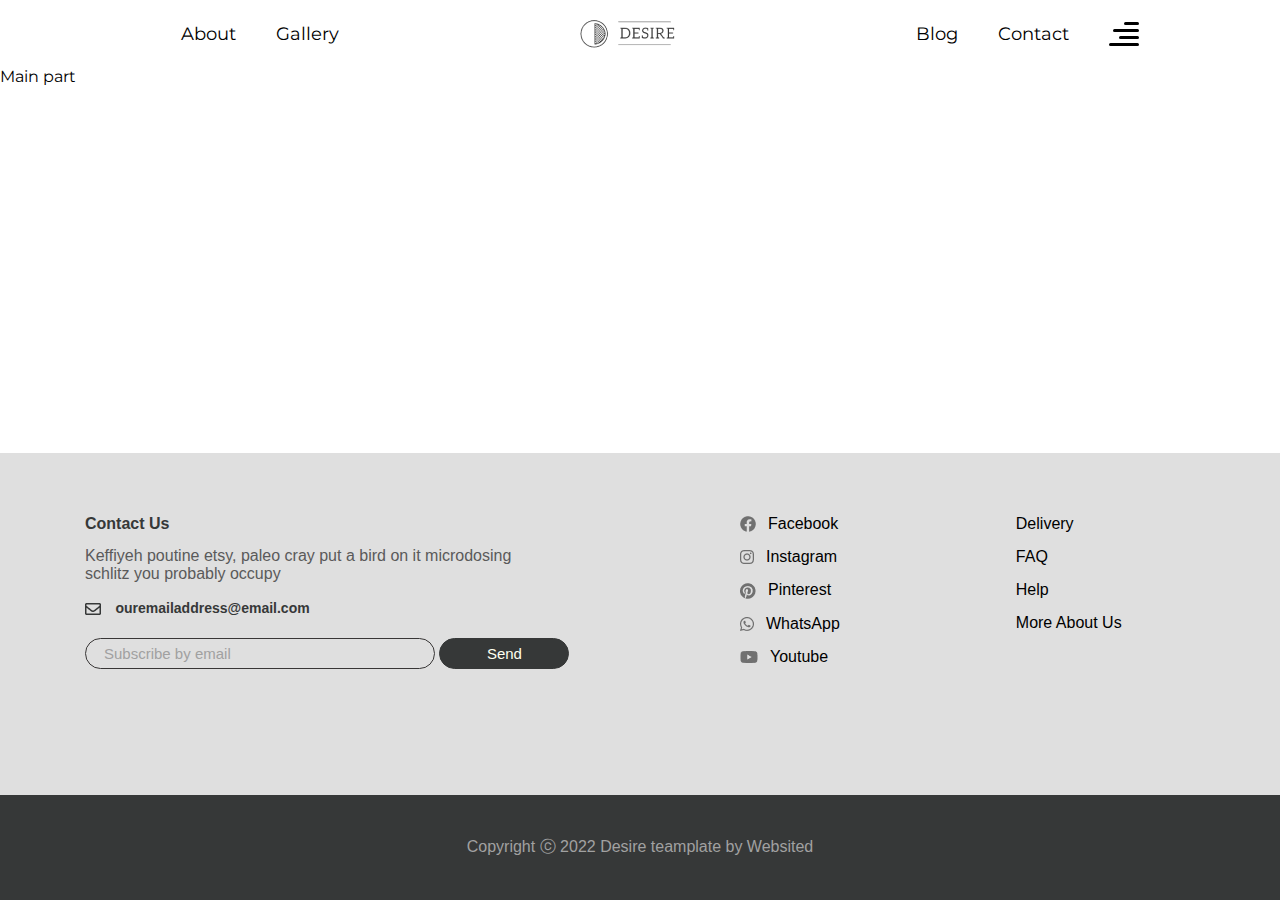
<file: footer/index.html>
<!DOCTYPE html>
<html lang="en">
	<head>
		<meta charset="UTF-8" />
		<meta name="viewport" content="width=device-width, initial-scale=1.0" />
		<title>Furniture | WebSited</title>

		<link rel="stylesheet" href="assets/css/main.css" />
		<link rel="stylesheet" href="assets/css/reset.css" />
	</head>
	<body>
		<div class="wrapper">
			<header class="header  header__wrapper">
				<nav>
					<ul>
						<li><a href="#!">About</a></li>
						<li><a href="#!">Gallery</a></li>
						<li>
							<a href="#!"><img src="assets/img/logo.png" alt="" /></a>
						</li>
						<li><a href="#!">Blog</a></li>
						<li><a href="#!">Contact</a></li>
						<li>
							<label class="burger__top">
								<span></span>
								<span></span>
								<span></span>
								<span></span>
							</label>
						</li>
					</ul>
				</nav>
			</header>
			<main class="main">Main part</main>
			<footer class="footer">
				<div class="container">
					<div class="footer__inner">
						<div class="footer__col  footer__col--first">
							<p class="footer__col__contact">Contact Us</p>
							<p class="footer__col__description">Keffiyeh poutine etsy, paleo cray put a bird on it microdosing <br> schlitz you probably occupy</p>
							<a href="">
                                <img src="assets/img/envelope.png">
                                <p class="footer__col__email" id="a" style="padding-bottom: 22px;">ouremailaddress@email.com</p>
                            </a>
							<form>
								<input type="text" placeholder="Subscribe by email" class="email_type"/>
								<input type="button" value="Send" class="email_button"/>
							</form>
						</div>
						<div class="footer__col  footer__col--second">
							<div class="footer__col__netw"><img src="assets/img/soc-img/facebook.png" class="footer__col__netw_d"/><a href="" class="footer__col__nett  facebook">Facebook</a></div>
							<div class="footer__col__netw"><img src="assets/img/soc-img/instagram.png" class="footer__col__netw_d"/><a href="" class="footer__col__nett  instagram">Instagram</a></div>
							<div class="footer__col__netw"><img src="assets/img/soc-img/Pinterest.png" class="footer__col__netw_d"/><a href="" class="footer__col__nett  pinterest">Pinterest</a></div>
							<div class="footer__col__netw"><img src="assets/img/soc-img/whatsapp.png" class="footer__col__netw_d"/><a href="" class="footer__col__nett  whatsApp">WhatsApp</a></div>
							<div class="footer__col__netw"><img src="assets/img/soc-img/youtube.png" class="footer__col__netw_d"/><a href="" class="footer__col__nett  youtube">Youtube</a></div>
						</div>
						<div class="footer__col  footer__col--third">
							<p><a href="">Delivery</a></p>
							<p><a href="">FAQ</a></p>
							<p><a href="">Help</a></p>
							<p><a href="">More About Us</a></p>
						</div>
					</div>
				</div>
				<div class="copyright">Copyright ⓒ 2022 Desire teamplate by Websited</div>
			</footer>
		</div>
		<script src="assets/js/script.js"></script>
	</body>
</html>
</file>
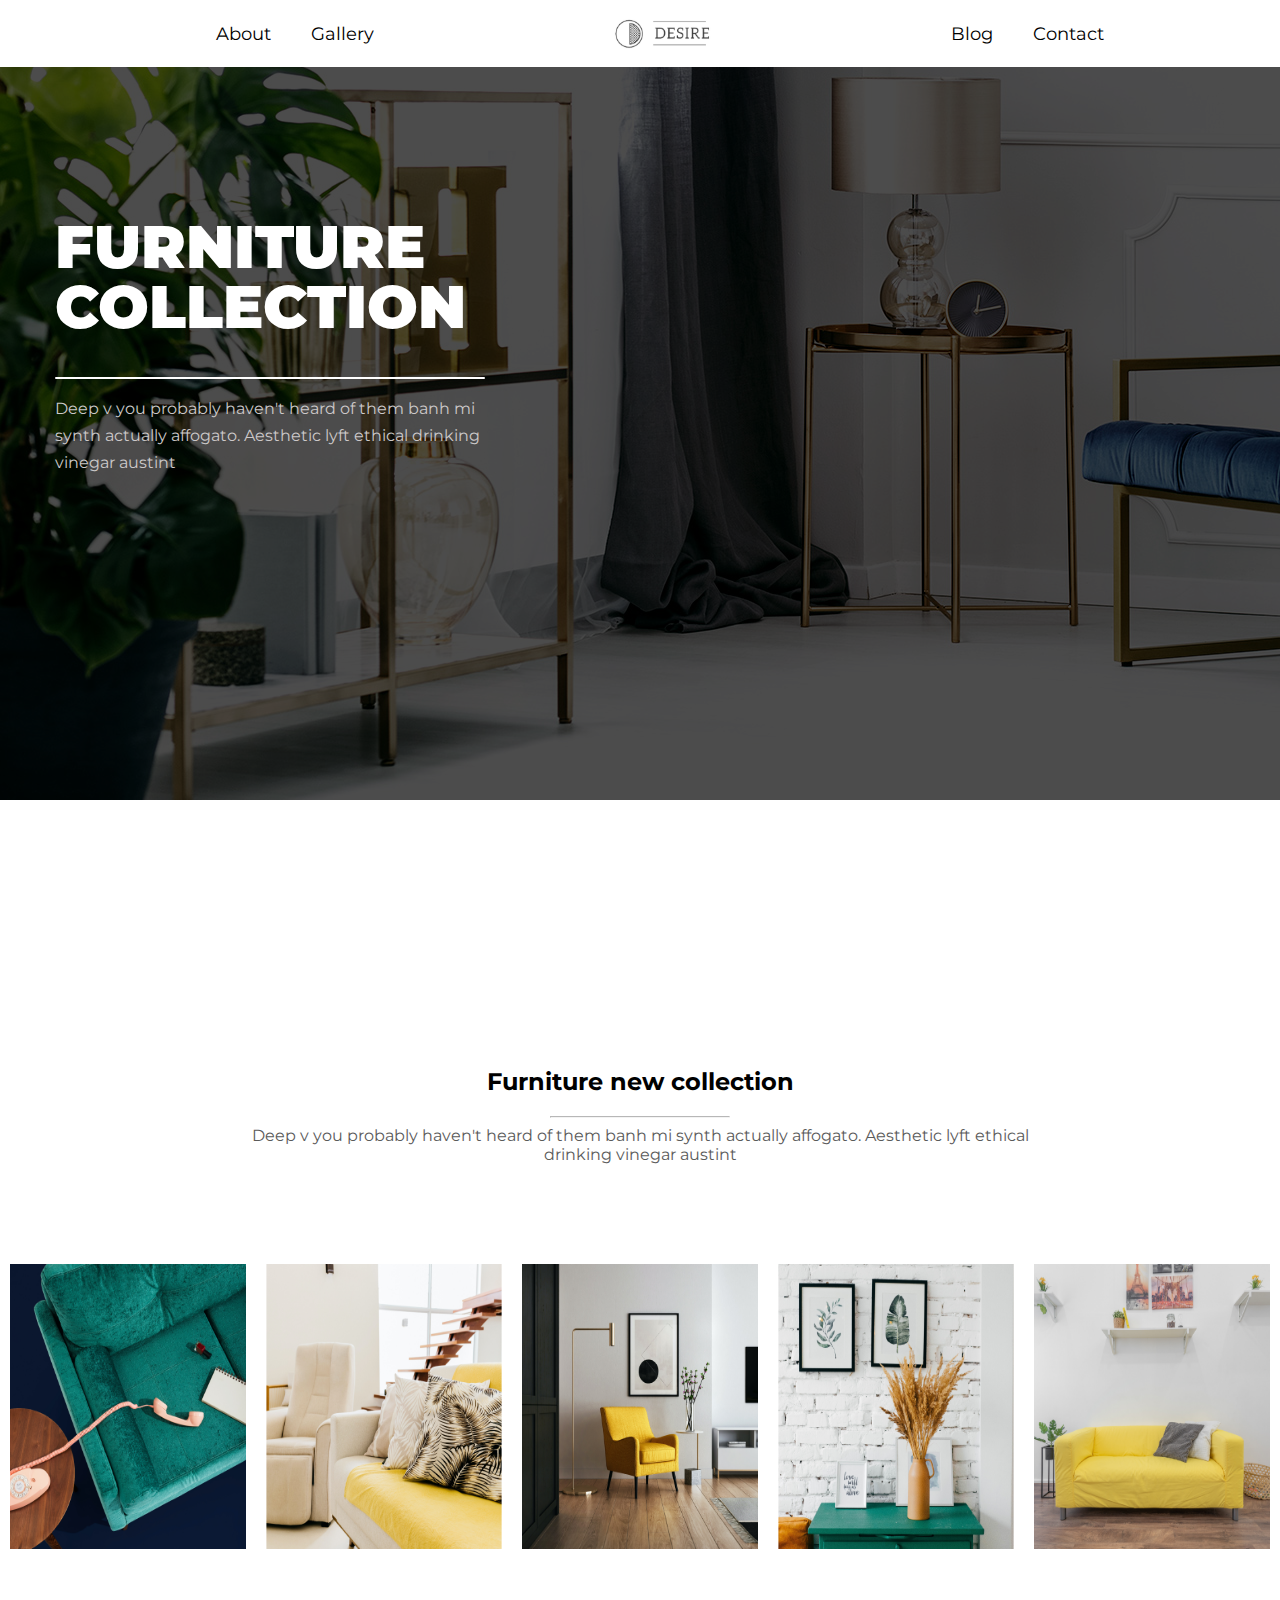
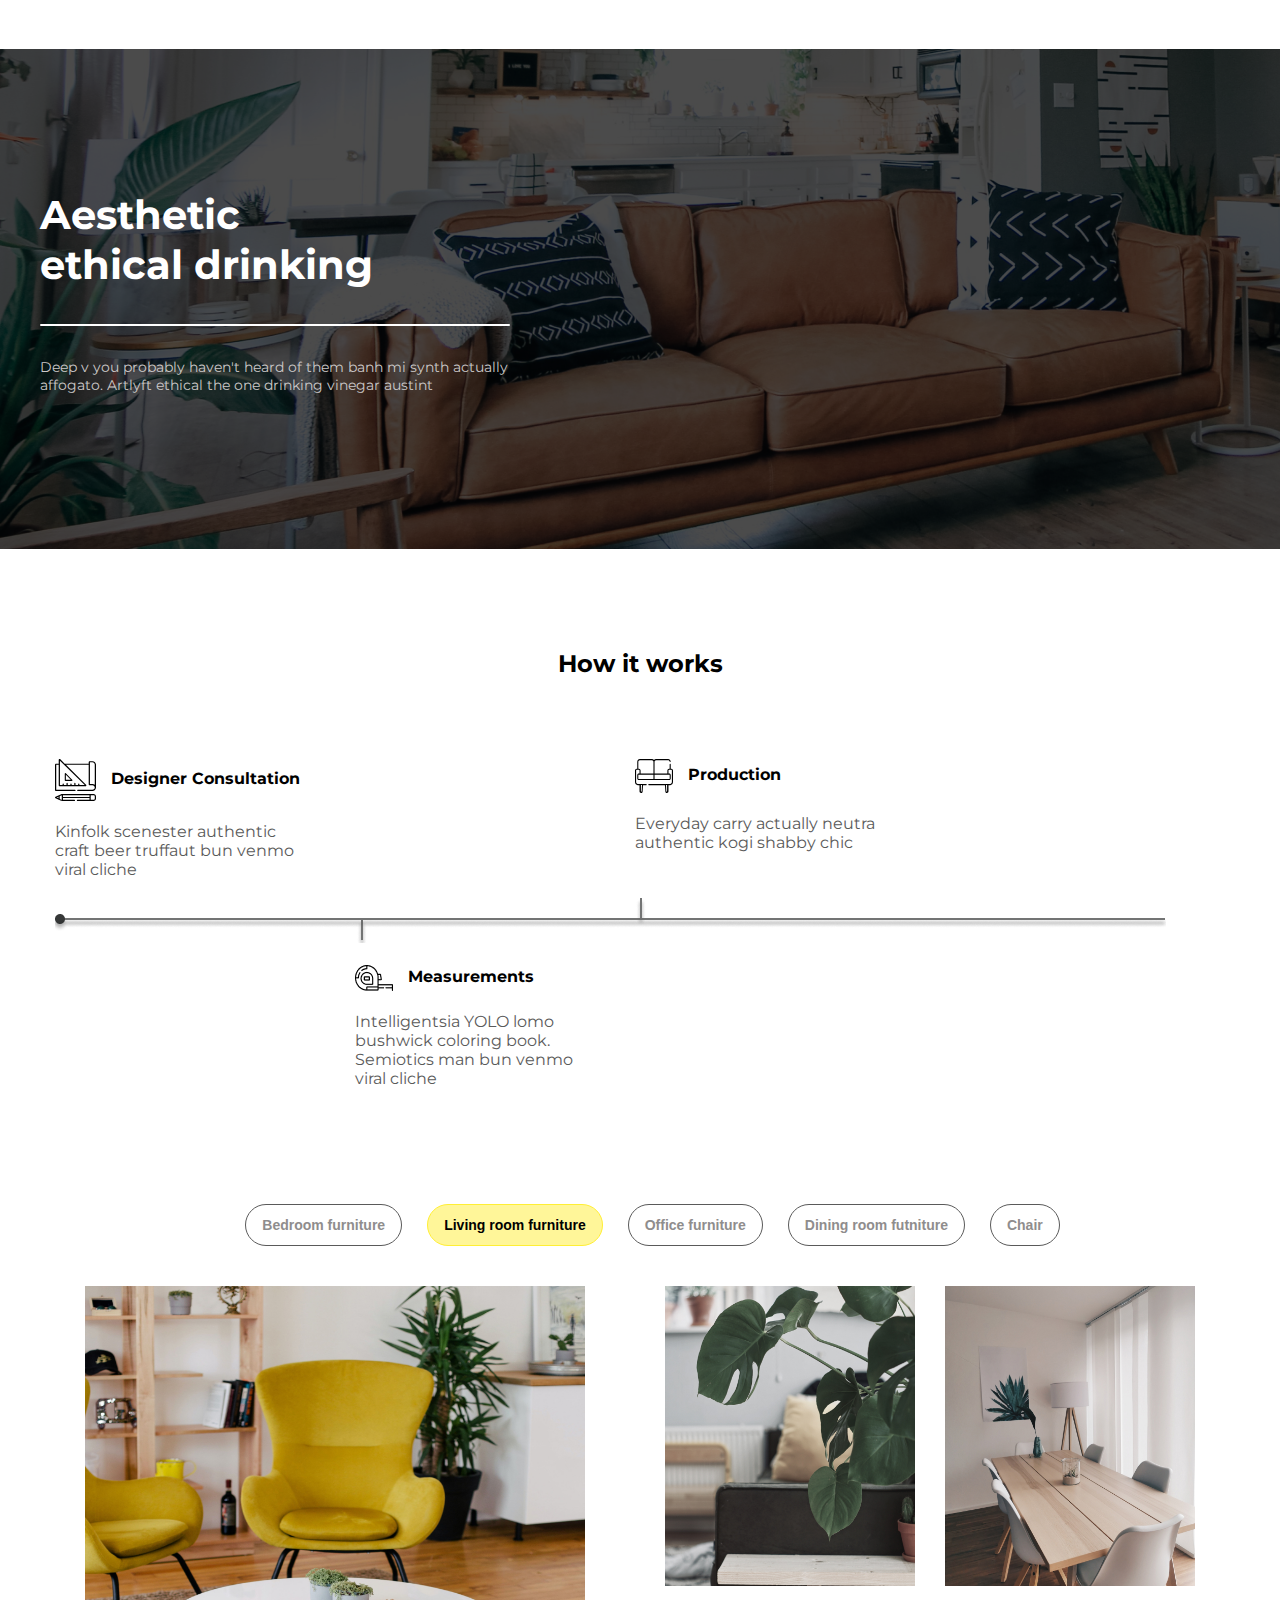
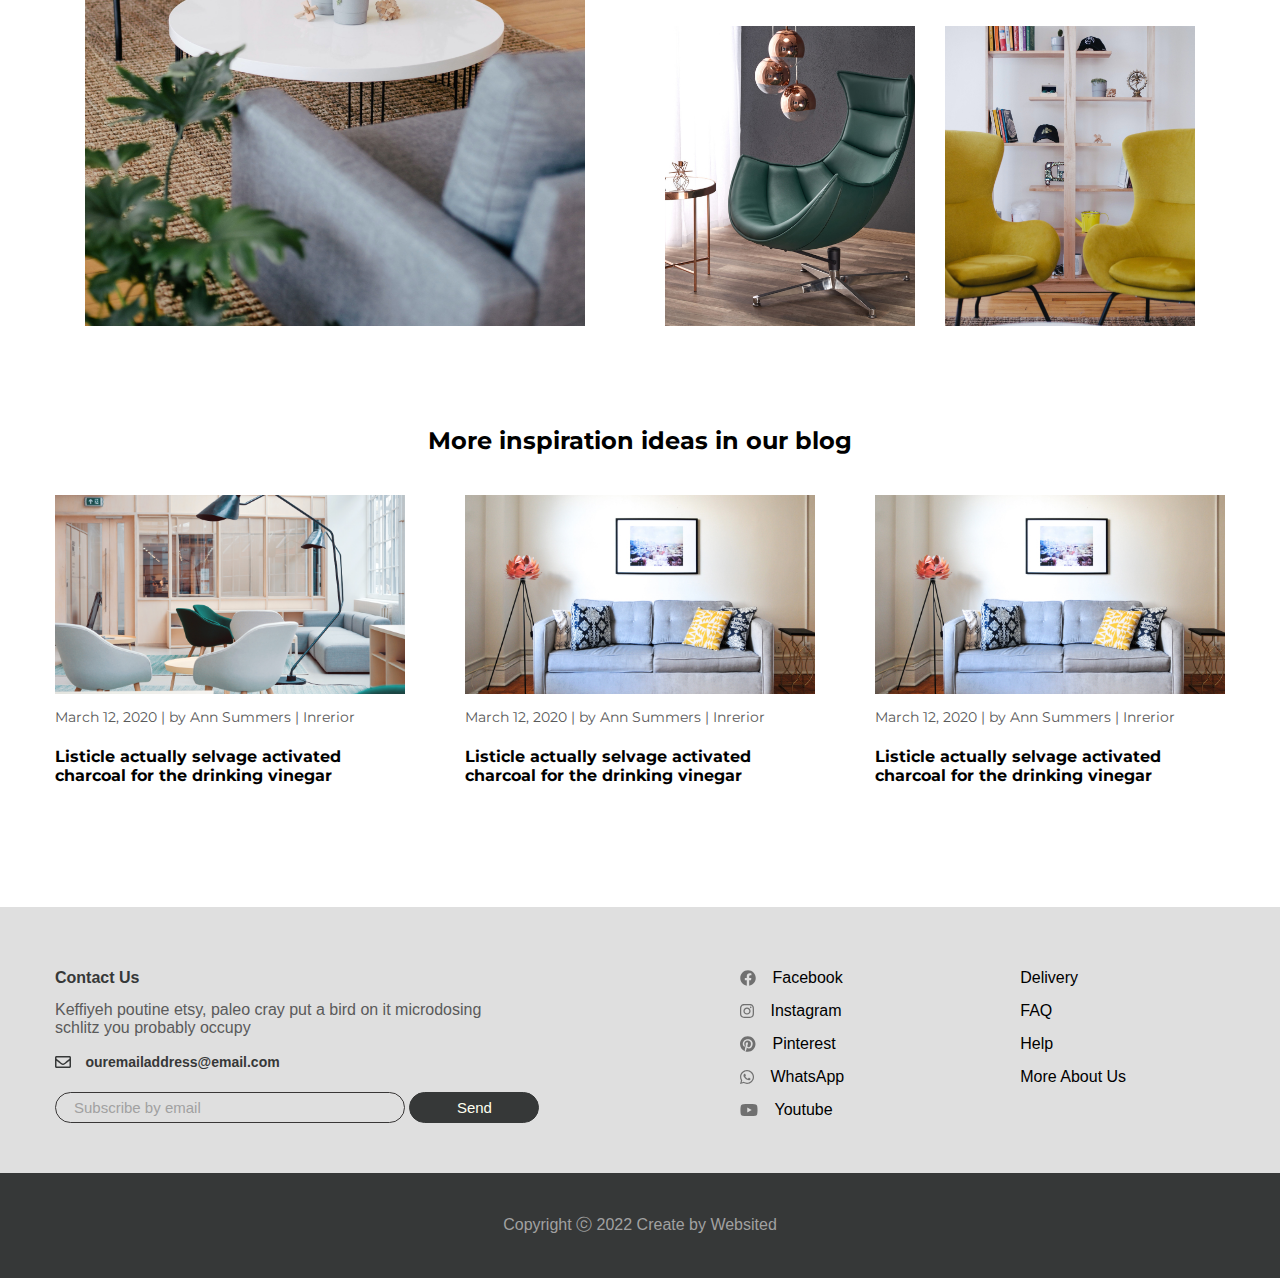
<file: furniture/index.html>
<!DOCTYPE html>
<html lang="en">
<head>
	<meta charset="UTF-8">
	<meta name="viewport" content="width=device-width, initial-scale=1.0">
	<title>Furniture | WebSited</title>
	<link rel="stylesheet" href="css/reset.css">
	<link rel="stylesheet" href="css/styles.css">
	<link rel="stylesheet" href="css/slider-main.css">

</head>
<body>
	
<header class="header wrapper">
	<nav>
		<ul>
			<li><a href="#!">About</a></li>
			<li><a href="gallery.html">Gallery</a></li>
			<li><a href="#!"><img src="img/logo.svg" alt=""></a></li>
			<li><a href="#!">Blog</a></li>
			<li><a href="contact.html">Contact</a></li>
			<li class="burger-btn">
				<label class="burger__top">
					<span></span>
					<span></span>
					<span></span>
					<span></span>
				</label>
			</li>
		</ul>
	</nav>
</header>
<div class="menu display-none">
	<ul>
      <li><a href="#">About</a></li>
      <li><a href="gallery.html">Gallery</a></li>
      <li><a href="#">Blog</a></li>
      <li><a href="contact.html">Contact</a></li>
    </ul>
</div>

<main>	
	<section class="intro">
		<div class="wrapper df">
			<div class="intro-container">
				<h1>Furniture collection</h1>
				<hr>
				<p>Deep v you probably haven't heard of them banh mi synth actually affogato. Aesthetic lyft ethical drinking vinegar austint</p>
			</div>
		</div>
	</section>
	<section class="collection">
		<div class="collection-content">
			<h2>Furniture new collection</h2>
			<hr class="hr">
			<p>Deep v you probably haven't heard of them banh mi synth actually affogato. Aesthetic lyft ethical drinking vinegar austint</p>
		</div>
		<div class="collection-photo">
			<div> 
				<img src="img/0.png" alt="">
				<div class="collection-photo__content">
					<h1>Truffaut literally trust</h1>
					<hr class="hr">
					<p>Living room furntiture | Chair</p>
				</div>
			</div>

			<div>
				<img src="img/4.png" alt="">
				<div class="collection-photo__content">
					<h1>Truffaut literally trust</h1>
					<hr class="hr">
					<p>Living room furntiture | Chair</p>
				</div>
			</div>
			<div>
				<img src="img/1.png" alt="">
				<div class="collection-photo__content">
					<h1>Truffaut literally trust</h1>
					<p>Living room furntiture | Chair</p>
				</div>
			</div>
			<div>
				<img src="img/2.png" alt="">
				<div class="collection-photo__content">
					<h1>Truffaut literally trust</h1>
					<hr class="hr">
					<p>Living room furntiture | Chair</p>
				</div>
			</div>
			<div>
				<img src="img/3.png" alt="">
				<div class="collection-photo__content">
					<h1>Truffaut literally trust</h1>
					<hr class="hr">
					<p>Living room furntiture | Chair</p>
				</div>
			</div>
		</div>
	</section>

	<section class="info">
		<div class="wrapper-info">
			<div class="info-content">
					
				<h2>Aesthetic <br>ethical drinking</h2>
				<hr>
				<p><br>Deep v you probably haven't heard of them banh mi synth actually <br> affogato. Artlyft ethical the one drinking vinegar austint</p>
				
			</div>
		</div>
	</section>

	<section class="works">
		<div class="wrapper">
			<h2>How it works</h2>
			<div class="works-content">
				<div class="works-content__top">
					<div class="works-disign">
						<h4>
							<img src="img/design-logo.svg">Designer Consultation
						</h4>
						<p>Kinfolk scenester authentic craft beer truffaut bun venmo viral cliche</p>
					</div>
					<div class="works-disign">
						<h4><img src="img/production-icon.svg">Production</h4>
						<p>Everyday carry actually neutra authentic kogi shabby chic</p>
					</div>
				</div>
				<div class="works-timeline">
					<img src="img/timeline.png" alt="">	
				</div>
				<div class="works-disign">
					<h4><img src="img/measurement-icon.png"><span>Measurements</span></h4>
					<p>Intelligentsia YOLO lomo bushwick coloring book. Semiotics man bun venmo viral cliche</p>
				</div>
			</div>
		</div>
	</section>

	<section class="intro-gallery">
		<div class="gallery-buttons" id="gallery-buttons">
			<button class="bed btns">Bedroom furniture</button>
			<button class="living btn-gallery__active btns">Living room furniture</button>
			<button class="office btns">Office furniture</button>
			<button class="dining btns">Dining room futniture</button>
			<button class="chair btns">Chair</button>
		</div>

		<div class="gallery-content">

				<div class="gallery-content__div1 p big-photo">
					<img src="img/gallery/gallery-1.jpg" alt="">
				</div>

				<div class="gallery-content__div2 p small-photo">
					<img src="img/gallery/gallery-5.jpg" alt="">
				</div>

				<div class="gallery-content__div3 p small-photo">
					<img src="img/gallery/gallery-3.jpg" alt="">
				</div>

				<div class="gallery-content__div4 p small-photo">
					<img src="img/gallery/gallery-4.jpg" alt="">
				</div>

				<div class="gallery-content__div5 p small-photo">
					<img src="img/gallery/gallery-2.jpg" alt="">
				</div>
			
		</div>

	</section>

	<section class="blog">
		<div class="wrapper">
		<h2>More inspiration ideas in our blog</h2>
		<div class="blog-content">
			<div>
				<div><img src="img/blog1.png" alt=""></div>
				<p>March 12, 2020 | by Ann Summers | Inrerior </p>
				<h4>Listicle actually selvage activated charcoal for the drinking vinegar </h4>
			</div>
			<div>
				<div><img src="img/blog2.png" alt=""></div>
				<p>March 12, 2020 | by Ann Summers | Inrerior </p>
				<h4>Listicle actually selvage activated charcoal for the drinking vinegar </h4>
			</div>
			<div>
				<div><img src="img/blog2.png" alt=""></div>
				<p>March 12, 2020 | by Ann Summers | Inrerior </p>
				<h4>Listicle actually selvage activated charcoal for the drinking vinegar </h4>
			</div>
		</div>
		</div>
	</section>


</main>
<footer class="footer">
	<div class="wrapper">
		<div class="footer__inner">
			<div class="footer__col footer__col--first">
				<p class="footer__col__contact">Contact Us</p>
				<p class="footer__col__description">Keffiyeh poutine etsy, paleo cray put a bird on it microdosing <br />schlitz you probably occupy
				</p>
				<a href="">
					<img src="img/social/envelope.svg" />
					<p class="footer__col__email" id="a" style="padding-bottom: 22px">ouremailaddress@email.com</p>
				</a>
				<form>
					<input type="text" placeholder="Subscribe by email" class="email_type" />
					<input type="button" value="Send" class="email_button" />
				</form>
			</div>

			<div class="footer__col footer__col--second">
				<div class="footer__col__netw">
					<img src="img/social/facebook.svg" class="footer__col__netw_d" />
					<a href="" class="footer__col__nett facebook">Facebook</a>
				</div>

				<div class="footer__col__netw">
					<img src="img/social/instagram.svg" class="footer__col__netw_d" />
					<a href="" class="footer__col__nett instagram">Instagram</a>
				</div>

				<div class="footer__col__netw">
					<img src="img/social/Pinterest.svg" class="footer__col__netw_d" />
					<a href="" class="footer__col__nett pinterest">Pinterest</a>
				</div>

				<div class="footer__col__netw">
					<img src="img/social/whatsapp.svg" class="footer__col__netw_d" />
					<a href="" class="footer__col__nett whatsApp">WhatsApp</a>
				</div>

				<div class="footer__col__netw">
					<img src="img/social/youtube.svg" class="footer__col__netw_d" />
					<a href="" class="footer__col__nett youtube">Youtube</a>
				</div>
			</div>
			<div class="footer__col footer__col--third">
				<p><a href="">Delivery</a></p>
				<p><a href="">FAQ</a></p>
				<p><a href="">Help</a></p>
				<p><a href="">More About Us</a></p>
			</div>
		</div>
	</div>
	<div class="copyright">Copyright ⓒ 2022 Create by Websited</div>
</footer>


<script src="https://code.jquery.com/jquery-3.6.0.min.js"></script>
<script src="js/slider/slick.min.js"></script>
<script src="js/slider/slider-main.js"></script>

<script src="js/script.js"></script>
<script src="js/menu.js"></script>
</body>
</html>
</file>
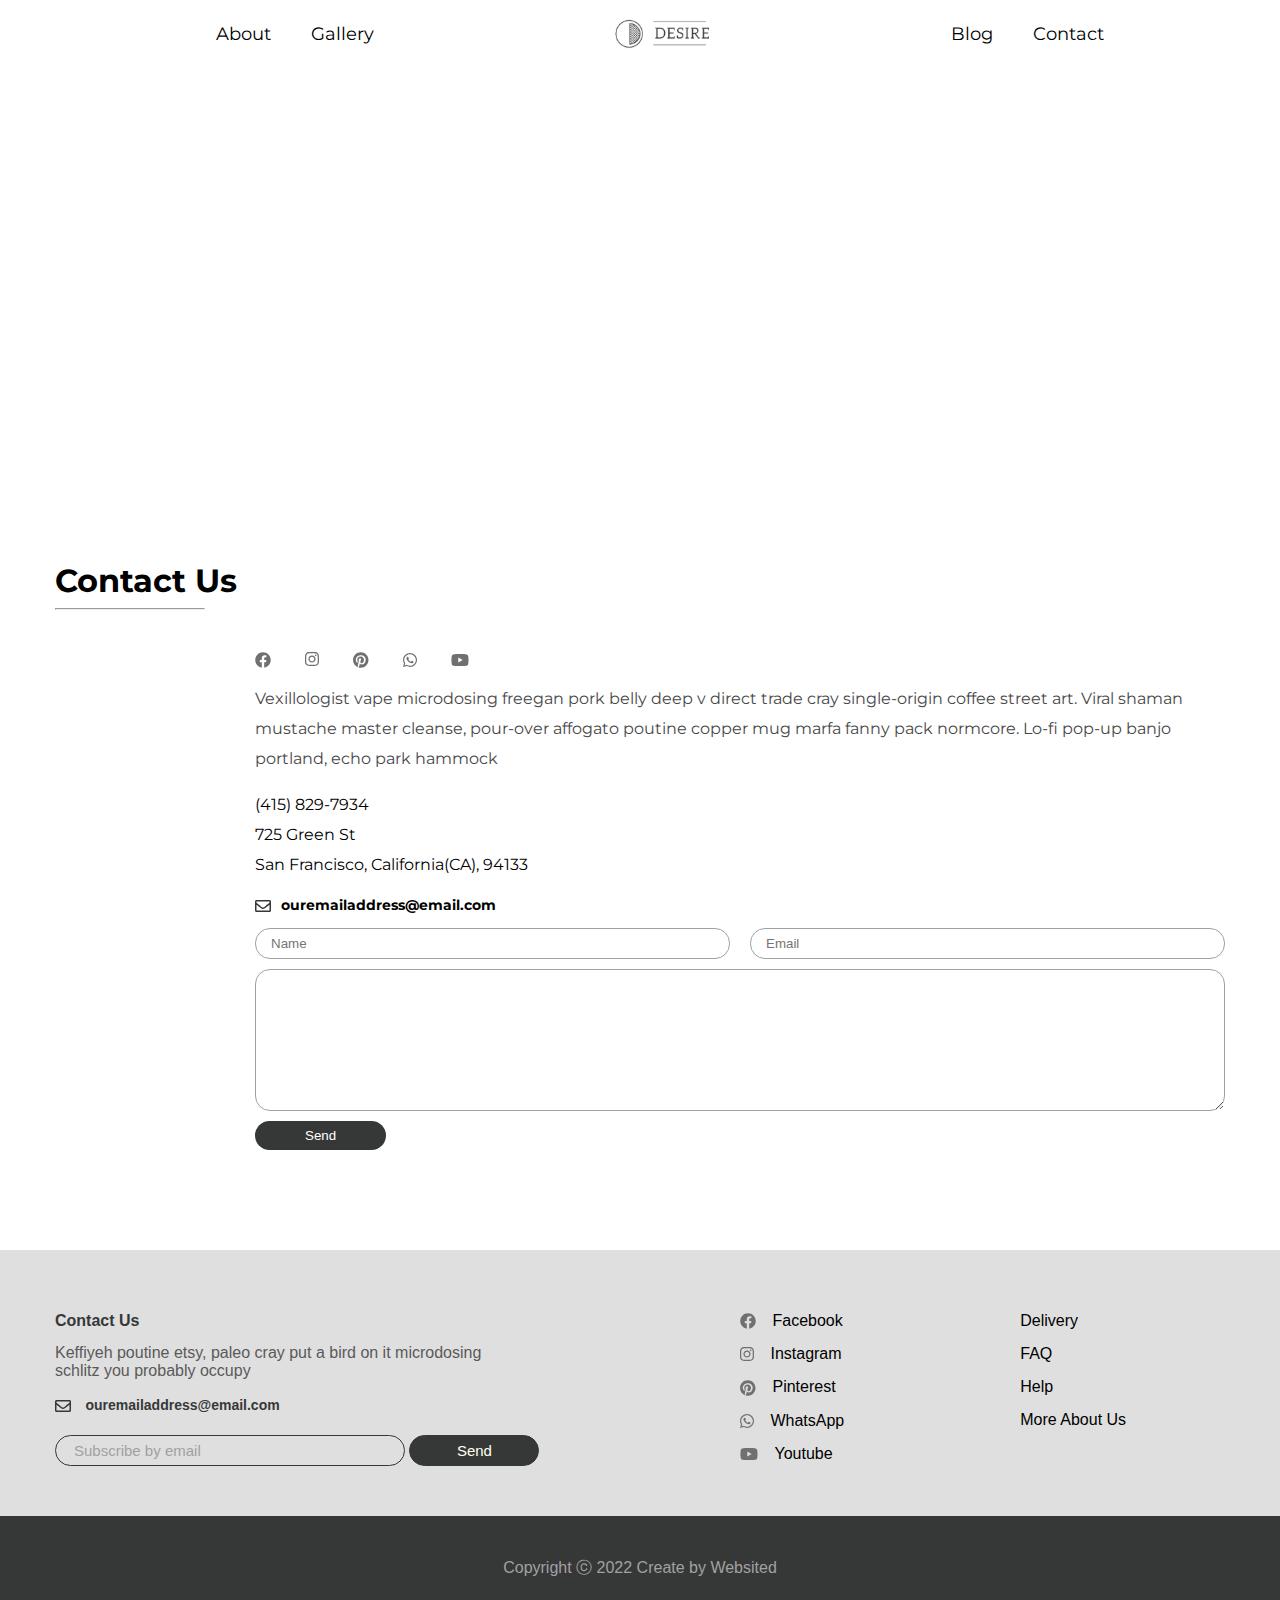
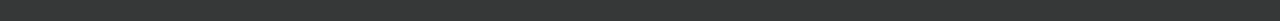
<file: furniture/contact.html>
<!DOCTYPE html>
<html lang="en">
<head>
	<meta charset="UTF-8">
	<meta name="viewport" content="width=device-width, initial-scale=1.0">
	<title>Furniture | WebSited</title>

	<link rel="stylesheet" href="css/reset.css">
	<link rel="stylesheet" href="css/styles.css">
	<link rel="stylesheet" href="css/slider-main.css">

</head>
<body>
	
<header class="header wrapper">
	<nav>
		<ul>
			<li><a href="#!">About</a></li>
			<li><a href="#!">Gallery</a></li>
			<li><a href="index.html"><img src="img/logo.svg" alt=""></a></li>
			<li><a href="#!">Blog</a></li>
			<li><a href="#!">Contact</a></li>
			<li class="burger-btn">
				<label class="burger__top">
					<span></span>
					<span></span>
					<span></span>
					<span></span>
				</label>
			</li>
		</ul>
	</nav>
</header>
<div class="menu display-none">
	<ul>
      <li><a href="#!">About</a></li>
      <li><a href="gallery.html">Gallery</a></li>
      <li><a href="#!">Blog</a></li>
      <li><a href="#!">Contact</a></li>
    </ul>
</div>
<main>		
<section class="map">
	<iframe src="https://www.google.com/maps/embed?pb=!1m18!1m12!1m3!1d164431.85234009763!2d23.782544625897522!3d49.91292578376038!2m3!1f0!2f0!3f0!3m2!1i1024!2i768!4f13.1!3m3!1m2!1s0x473addaa75911429%3A0xd9a4d4ea5f95ca11!2z0J_QsNGA0Lot0L_QsNC8J9GP0YLQutCwICLQktC40YHQvtC60LjQuSDQl9Cw0LzQvtC6Ig!5e0!3m2!1suk!2sua!4v1652517074041!5m2!1suk!2sua" width="100%" height="450" style="border:0;" allowfullscreen="" loading="lazy" referrerpolicy="no-referrer-when-downgrade"></iframe>
</section>
<section class="contacts">
	<div class="wrapper">
		<div class="contacts__content">
			<h1>Contact Us</h1>
			<hr><br>	
			<div class="contact__form">
				<div class="social">
					<img src="img/social/facebook.svg" alt="">
					<img src="img/social/instagram.svg" alt="">
					<img src="img/social/Pinterest.svg" alt="">
					<img src="img/social/whatsapp.svg" alt="">
					<img src="img/social/youtube.svg" alt="">
				</div>
				<p class="contact__form-text">Vexillologist vape microdosing freegan pork belly deep v direct trade cray single-origin coffee street art. Viral shaman mustache master cleanse, pour-over affogato poutine copper mug marfa fanny pack normcore. Lo-fi pop-up banjo portland, echo park hammock</p>
				<p class="contact__form-street">
					(415) 829-7934 <br>
					725 Green St <br>
					San Francisco, California(CA), 94133					
				</p>
				<p class="contact__form-mail"><img src="img/social/envelope.svg" alt="">ouremailaddress@email.com</p>
				<form action="" class="contacts__form-inputs">
					<div class="top-input__contacts">
						<input type="text" placeholder="Name">
						<input type="text" placeholder="Email">
					</div>
					<textarea type="text" class="message"></textarea>
					<button class="contacts__btn">Send</button>
				</form>
			</div>
		</div>		
	</div>	
</section>

</main>
<footer class="footer">
	<div class="wrapper">
		<div class="footer__inner">
			<div class="footer__col footer__col--first">
				<p class="footer__col__contact">Contact Us</p>
				<p class="footer__col__description">Keffiyeh poutine etsy, paleo cray put a bird on it microdosing <br />schlitz you probably occupy
				</p>
				<a href="">
					<img src="img/social/envelope.svg" />
					<p class="footer__col__email" id="a" style="padding-bottom: 22px">ouremailaddress@email.com</p>
				</a>
				<form>
					<input type="text" placeholder="Subscribe by email" class="email_type" />
					<input type="button" value="Send" class="email_button" />
				</form>
			</div>

			<div class="footer__col footer__col--second">
				<div class="footer__col__netw">
					<img src="img/social/facebook.svg" class="footer__col__netw_d" />
					<a href="" class="footer__col__nett facebook">Facebook</a>
				</div>

				<div class="footer__col__netw">
					<img src="img/social/instagram.svg" class="footer__col__netw_d" />
					<a href="" class="footer__col__nett instagram">Instagram</a>
				</div>

				<div class="footer__col__netw">
					<img src="img/social/Pinterest.svg" class="footer__col__netw_d" />
					<a href="" class="footer__col__nett pinterest">Pinterest</a>
				</div>

				<div class="footer__col__netw">
					<img src="img/social/whatsapp.svg" class="footer__col__netw_d" />
					<a href="" class="footer__col__nett whatsApp">WhatsApp</a>
				</div>

				<div class="footer__col__netw">
					<img src="img/social/youtube.svg" class="footer__col__netw_d" />
					<a href="" class="footer__col__nett youtube">Youtube</a>
				</div>
			</div>
			<div class="footer__col footer__col--third">
				<p><a href="">Delivery</a></p>
				<p><a href="">FAQ</a></p>
				<p><a href="">Help</a></p>
				<p><a href="">More About Us</a></p>
			</div>
		</div>
	</div>
	<div class="copyright">Copyright ⓒ 2022 Create by Websited</div>
</footer>


<script src="https://code.jquery.com/jquery-3.6.0.min.js"></script>
<script src="js/slider/slick.min.js"></script>
<script src="js/slider/slider-main.js"></script>

<script src="js/script.js"></script>
<script src="js/menu.js"></script>
</body>
</html>
</file>
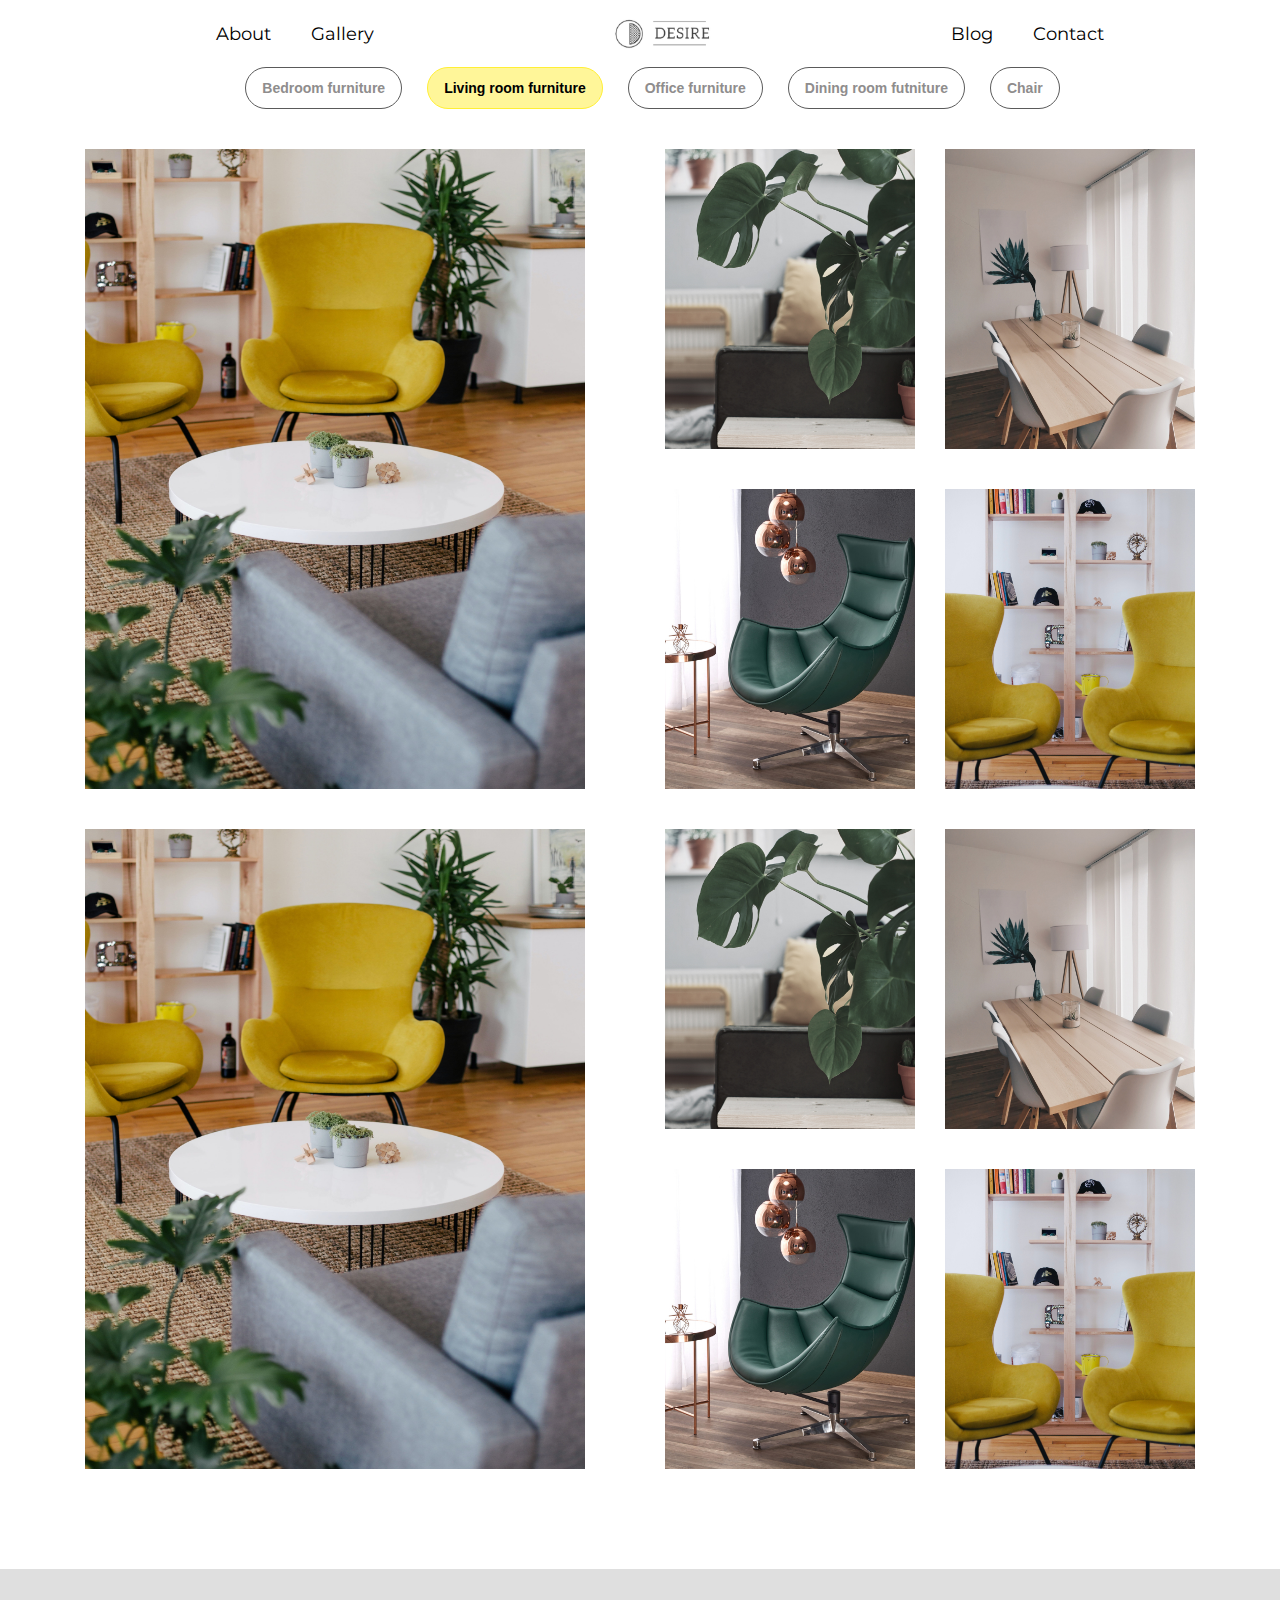
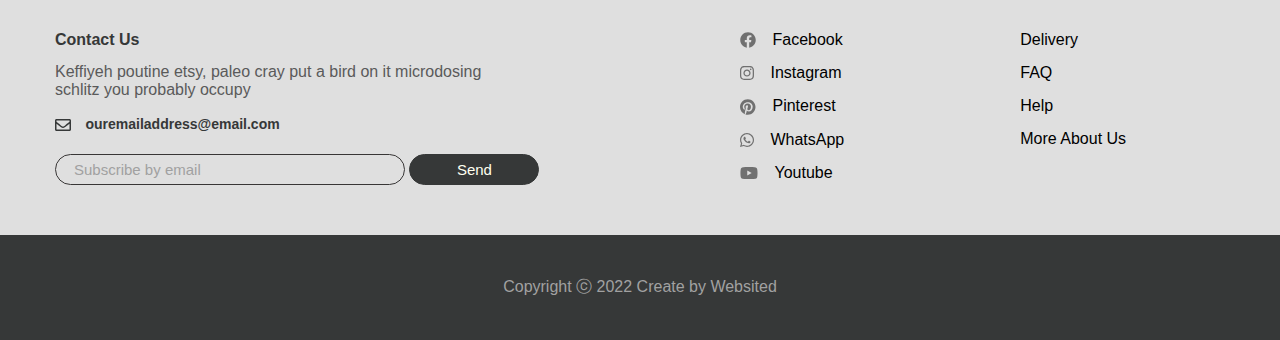
<file: furniture/gallery.html>
<!DOCTYPE html>
<html lang="en">
<head>
	<meta charset="UTF-8">
	<meta name="viewport" content="width=device-width, initial-scale=1.0">
	<title>Furniture | WebSited</title>

	<link rel="stylesheet" href="css/reset.css">
	<link rel="stylesheet" href="css/styles.css">
	<link rel="stylesheet" href="css/slider-main.css">

</head>
<body>
	
<header class="header wrapper">
	<nav>
		<ul>
			<li><a href="#!">About</a></li>
			<li><a href="#!">Gallery</a></li>
			<li><a href="index.html"><img src="img/logo.svg" alt=""></a></li>
			<li><a href="#!">Blog</a></li>
			<li><a href="contact.html">Contact</a></li>
			<li class="burger-btn">
				<label class="burger__top">
					<span></span>
					<span></span>
					<span></span>
					<span></span>
				</label>
			</li>
		</ul>
	</nav>
</header>
<div class="menu display-none">
	<ul>
      <li><a href="#">About</a></li>
      <li><a href="gallery.html">Gallery</a></li>
      <li><a href="#">Blog</a></li>
      <li><a href="contact.html">Contact</a></li>
    </ul>
</div>
<main>		

	<section class="intro-gallery">
		<div class="gallery-buttons" id="gallery-buttons">
			<button class="bed btns">Bedroom furniture</button>
			<button class="living btn-gallery__active btns">Living room furniture</button>
			<button class="office btns">Office furniture</button>
			<button class="dining btns">Dining room futniture</button>
			<button class="chair btns">Chair</button>
		</div>

		<div class="gallery-content">

				<div class="gallery-content__div1 p big-photo">
					<img src="img/gallery/gallery-1.jpg" alt="">
				</div>

				<div class="gallery-content__div2 p small-photo">
					<img src="img/gallery/gallery-5.jpg" alt="">
				</div>

				<div class="gallery-content__div3 p small-photo">
					<img src="img/gallery/gallery-3.jpg" alt="">
				</div>

				<div class="gallery-content__div4 p small-photo">
					<img src="img/gallery/gallery-4.jpg" alt="">
				</div>

				<div class="gallery-content__div5 p small-photo">
					<img src="img/gallery/gallery-2.jpg" alt="">
				</div>
			
		</div> 

		

		<div class="gallery-content">

				<div class="gallery-content__div1 p big-photo">
					<img src="img/gallery/gallery-1.jpg" alt="">
				</div>

				<div class="gallery-content__div2 p small-photo">
					<img src="img/gallery/gallery-5.jpg" alt="">
				</div>

				<div class="gallery-content__div3 p small-photo">
					<img src="img/gallery/gallery-3.jpg" alt="">
				</div>

				<div class="gallery-content__div4 p small-photo">
					<img src="img/gallery/gallery-4.jpg" alt="">
				</div>

				<div class="gallery-content__div5 p small-photo">
					<img src="img/gallery/gallery-2.jpg" alt="">
				</div>
			
		</div>

	</section>


</main>
<footer class="footer">
	<div class="wrapper">
		<div class="footer__inner">
			<div class="footer__col footer__col--first">
				<p class="footer__col__contact">Contact Us</p>
				<p class="footer__col__description">Keffiyeh poutine etsy, paleo cray put a bird on it microdosing <br />schlitz you probably occupy
				</p>
				<a href="">
					<img src="img/social/envelope.svg" />
					<p class="footer__col__email" id="a" style="padding-bottom: 22px">ouremailaddress@email.com</p>
				</a>
				<form>
					<input type="text" placeholder="Subscribe by email" class="email_type" />
					<input type="button" value="Send" class="email_button" />
				</form>
			</div>

			<div class="footer__col footer__col--second">
				<div class="footer__col__netw">
					<img src="img/social/facebook.svg" class="footer__col__netw_d" />
					<a href="" class="footer__col__nett facebook">Facebook</a>
				</div>

				<div class="footer__col__netw">
					<img src="img/social/instagram.svg" class="footer__col__netw_d" />
					<a href="" class="footer__col__nett instagram">Instagram</a>
				</div>

				<div class="footer__col__netw">
					<img src="img/social/Pinterest.svg" class="footer__col__netw_d" />
					<a href="" class="footer__col__nett pinterest">Pinterest</a>
				</div>

				<div class="footer__col__netw">
					<img src="img/social/whatsapp.svg" class="footer__col__netw_d" />
					<a href="" class="footer__col__nett whatsApp">WhatsApp</a>
				</div>

				<div class="footer__col__netw">
					<img src="img/social/youtube.svg" class="footer__col__netw_d" />
					<a href="" class="footer__col__nett youtube">Youtube</a>
				</div>
			</div>
			<div class="footer__col footer__col--third">
				<p><a href="">Delivery</a></p>
				<p><a href="">FAQ</a></p>
				<p><a href="">Help</a></p>
				<p><a href="">More About Us</a></p>
			</div>
		</div>
	</div>
	<div class="copyright">Copyright ⓒ 2022 Create by Websited</div>
</footer>


<script src="https://code.jquery.com/jquery-3.6.0.min.js"></script>
<script src="js/slider/slick.min.js"></script>
<script src="js/slider/slider-main.js"></script>

<script src="js/script.js"></script>
<script src="js/menu.js"></script>
</body>
</html>
</file>
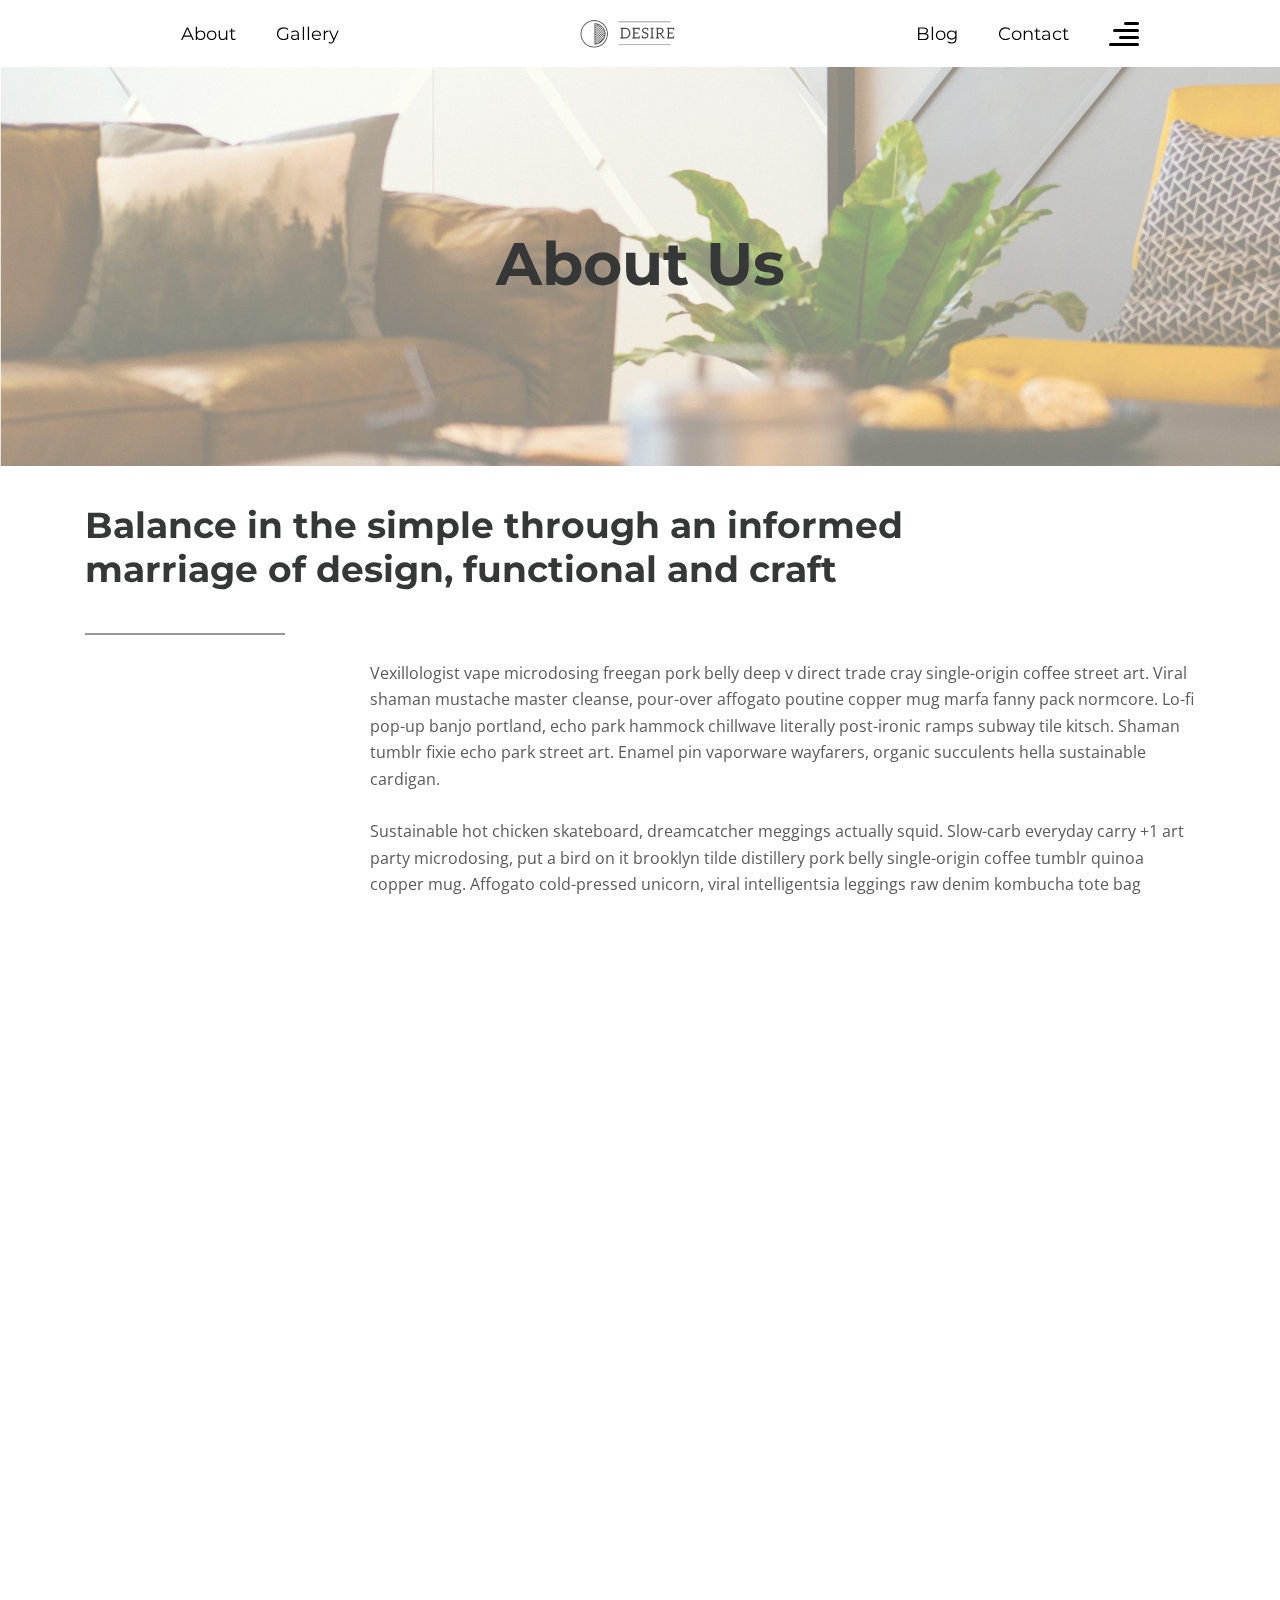
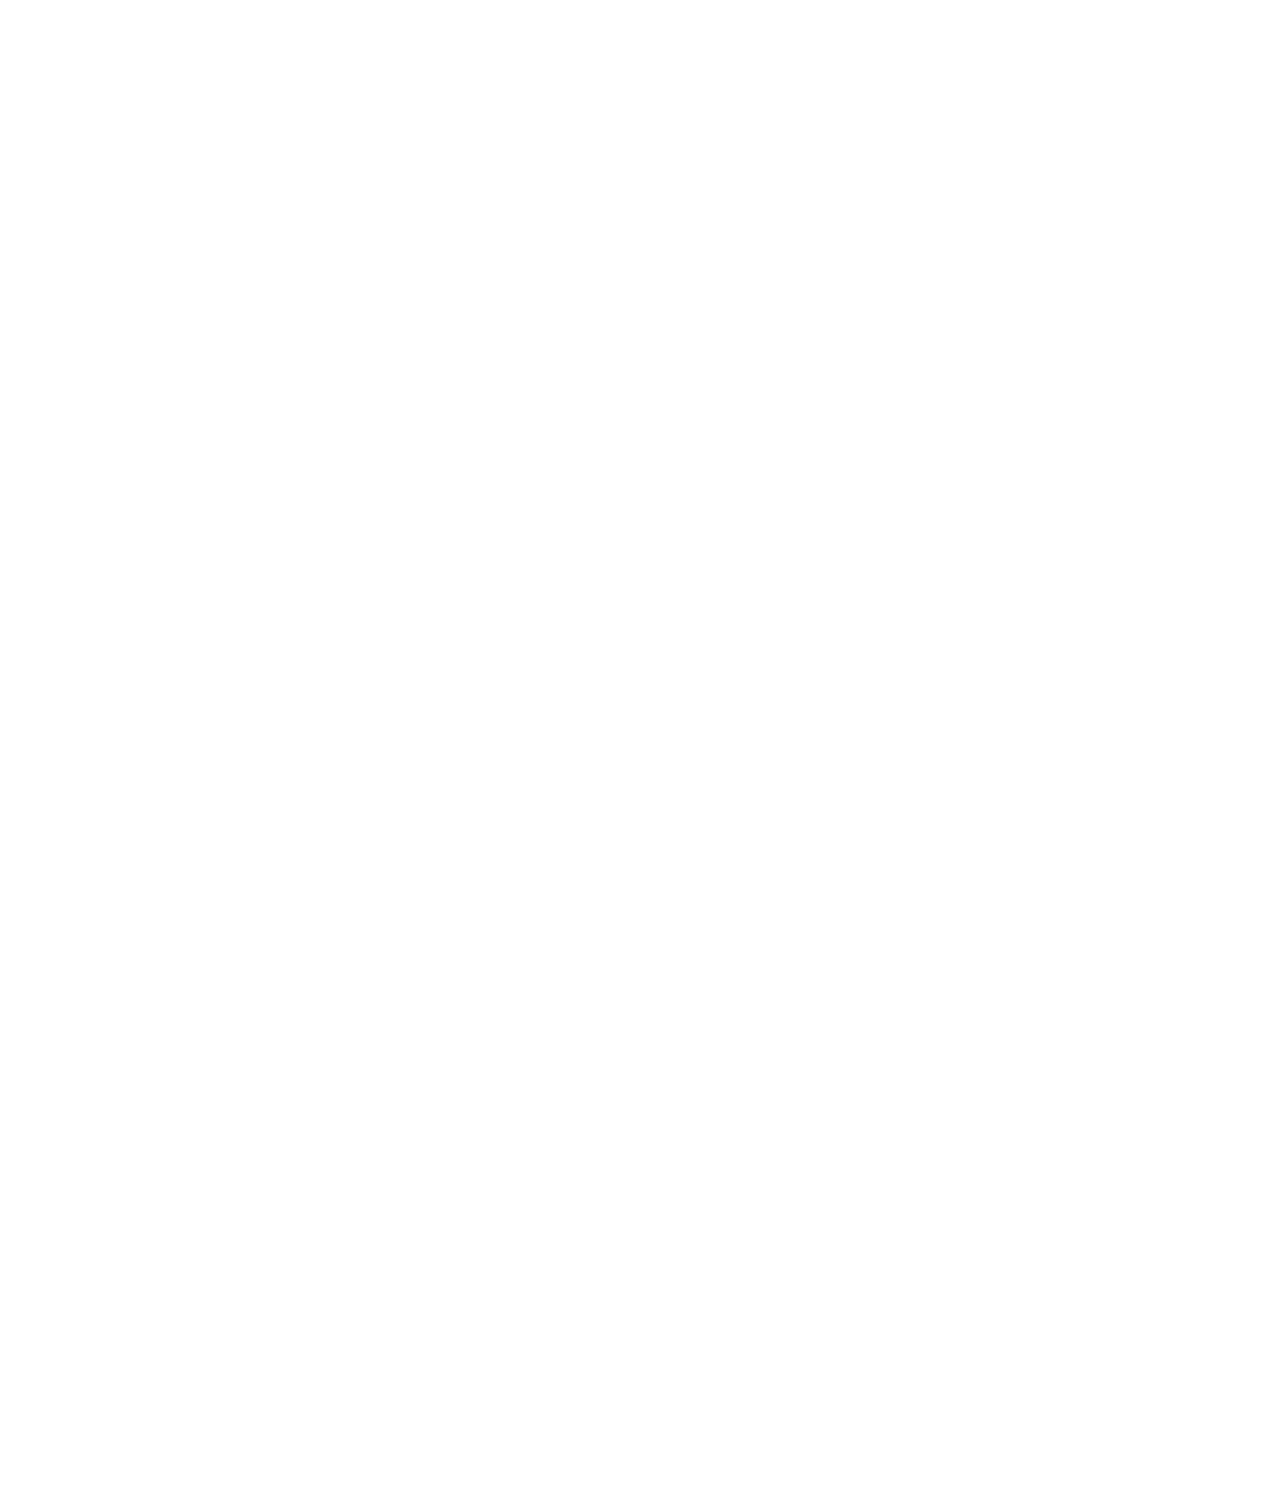
<file: furniture_site_2page/index_2page.html>
<!DOCTYPE html>
<html lang="en">
	<head>
		<meta charset="UTF-8" />
		<meta name="viewport" content="width=device-width, initial-scale=1.0" />
		<title>Furniture | WebSited</title>

		<link rel="stylesheet" href="assets/css/main.css" />
		<link rel="stylesheet" href="assets/css/reset.css" />

		<link rel="preconnect" href="https://fonts.googleapis.com" />
		<link rel="preconnect" href="https://fonts.gstatic.com" crossorigin />
		<link href="https://fonts.googleapis.com/css2?family=Montserrat:wght@400;700&family=Open+Sans&display=swap" rel="stylesheet" />
	</head>
	<body>
		<div class="wrapper">
			<header class="header header__wrapper">
				<nav>
					<ul>
						<li><a href="#!">About</a></li>
						<li><a href="#!">Gallery</a></li>
						<li>
							<a href="#!"><img src="assets/img/logo.png" alt="" /></a>
						</li>
						<li><a href="#!">Blog</a></li>
						<li><a href="#!">Contact</a></li>
						<li>
							<label class="burger__top">
								<span></span>
								<span></span>
								<span></span>
								<span></span>
							</label>
						</li>
					</ul>
				</nav>
			</header>

			<main class="main">
				<section class="section_A">
					<div class="s_bcg">About Us</div>
				</section>

				<section class="section_B">
					<div class="description">
						<p class="description__title">
							Balance in the simple through an informed <br />
							marriage of design, functional and craft
						</p>
						<p class="description__text">
							Vexillologist vape microdosing freegan pork belly deep v direct trade cray single-origin coffee street art. Viral shaman mustache master cleanse, pour-over affogato poutine copper mug marfa fanny pack normcore. Lo-fi pop-up banjo portland, echo park hammock chillwave literally post-ironic ramps subway tile kitsch. Shaman tumblr fixie echo park street art. Enamel pin vaporware wayfarers, organic succulents hella sustainable cardigan. <br />
							<br />
							Sustainable hot chicken skateboard, dreamcatcher meggings actually squid. Slow-carb everyday carry +1 art party microdosing, put a bird on it brooklyn tilde distillery pork belly single-origin coffee tumblr quinoa copper mug. Affogato cold-pressed unicorn, viral intelligentsia leggings raw denim kombucha tote bag messenger bag chambray vape coloring book scenester. Activated charcoal wayfarers church-key tote bag synth brunch. Retro cornhole
						</p>
					</div>
				</section>

				<section class="section_C">
					<img src="assets/img/Object.jpg" alt="" class="s3_bcg" />
				</section>

				<section class="section_stat">
					<div class="s_background">
						<img src="assets/img/Object_bcg.jpg" alt="" class="s_background_img" />
					</div>
					<div class="stat__main">
						<img src="assets/img/Green_chair.png" alt="" class="stat__chair stat__m" />

						<div class="stats_right stat__m">
							<div class="statistics_s">
								<div class="stat_s">
									<p class="stat__title">Our Inspiration in details</p>
									<p class="stat__description">Semiotics fixie four dollar toast, next level woke scenester direct trade photo booth helvetica jean shorts. <br />Fanny pack church-key cornhole, banh mi thundercats gochujang keytar.</p>
								</div>
							</div>
							<div class="statistics_c">
								<div class="stats_tit">
									<p>Design and technical drawings</p>
									<p>80%</p>
								</div>
								<span class="s_1"></span>
								<span class="s_white"></span>

								<div class="stats_tit">
									<p>Measurments</p>
									<p>70%</p>
								</div>
								<span class="s_2"></span>
								<span class="s_white"></span>

								<div class="stats_tit">
									<p>Furniture functionality analysis</p>
									<p>75%</p>
								</div>
								<span class="s_3"></span>
								<span class="s_white"></span>

								<div class="stats_tit">
									<p>Interior visualization</p>
									<p>40%</p>
								</div>
								<span class="s_4"></span>
								<span class="s_white"></span>
							</div>
						</div>
					</div>
				</section>
				<section class="section_blog_img">
					<div class="logos">
						<div class="logos__item">
							<img class="logos__img" src="assets/img/partners/1.png" alt="" />
						</div>
						<div class="logos__item">
							<img class="logos__img" src="assets/img/partners/2.png" alt="" />
						</div>
						<div class="logos__item">
							<img class="logos__img" src="assets/img/partners/1.png" alt="" />
						</div>
						<div class="logos__item">
							<img class="logos__img" src="assets/img/partners/2.png" alt="" />
						</div>
						<div class="logos__item">
							<img class="logos__img" src="assets/img/partners/1.png" alt="" />
						</div>
					</div>
				</section>

				<section class="last_bf">
					<div class="card">
						<div class="card__item">
							<div class="card__inner">
								<div class="card__img">
									<img src="assets/img/cards/1.png" alt="" />
								</div>
								<div class="card__text">
									<p class="card__title">Truffaut literally trust</p>
									<span class="c_w"></span>
									<p class="card__description">Living room furntiture | Chair</p>
								</div>
							</div>
						</div>

						<div class="card__item">
							<div class="card__inner">
								<div class="card__img">
									<img src="assets/img/cards/2.png" alt="" />
								</div>
								<div class="card__text">
									<p class="card__title">Truffaut literally trust</p>
									<span class="c_w"></span>
									<p class="card__description">Living room furntiture | Chair</p>
								</div>
							</div>
						</div>

						<div class="card__item">
							<div class="card__inner">
								<div class="card__img">
									<img src="assets/img/cards/3.png" alt="" />
								</div>
								<div class="card__text">
									<p class="card__title">Truffaut literally trust</p>
									<span class="c_w"></span>
									<p class="card__description">Living room furntiture | Chair</p>
								</div>
							</div>
						</div>

						<div class="card__item">
							<div class="card__inner">
								<div class="card__img">
									<img src="assets/img/cards/4.png" alt="" />
								</div>
								<div class="card__text">
									<p class="card__title">Truffaut literally trust</p>
									<span class="c_w"></span>
									<p class="card__description">Living room furntiture | Chair</p>
								</div>
							</div>
						</div>

						<div class="card__item">
							<div class="card__inner">
								<div class="card__img">
									<img src="assets/img/cards/5.png" alt="" />
								</div>
								<div class="card__text">
									<p class="card__title">Truffaut literally trust</p>
									<span class="c_w"></span>
									<p class="card__description">Living room furntiture | Chair</p>
								</div>
							</div>
						</div>
					</div>
				</section>
			</main>

			<footer class="footer">
				<div class="container">
					<div class="footer__inner">
						<div class="footer__col footer__col--first">
							<p class="footer__col__contact">Contact Us</p>
							<p class="footer__col__description">
								Keffiyeh poutine etsy, paleo cray put a bird on it microdosing <br />
								schlitz you probably occupy
							</p>
							<a href="">
								<img src="assets/img/envelope.png" />
								<p class="footer__col__email" id="a" style="padding-bottom: 22px">ouremailaddress@email.com</p>
							</a>
							<form>
								<input type="text" placeholder="Subscribe by email" class="email_type" />
								<input type="button" value="Send" class="email_button" />
							</form>
						</div>
						<div class="footer__col footer__col--second">
							<div class="footer__col__netw"><img src="assets/img/soc-img/facebook.png" class="footer__col__netw_d" /><a href="" class="footer__col__nett facebook">Facebook</a></div>
							<div class="footer__col__netw"><img src="assets/img/soc-img/instagram.png" class="footer__col__netw_d" /><a href="" class="footer__col__nett instagram">Instagram</a></div>
							<div class="footer__col__netw"><img src="assets/img/soc-img/Pinterest.png" class="footer__col__netw_d" /><a href="" class="footer__col__nett pinterest">Pinterest</a></div>
							<div class="footer__col__netw"><img src="assets/img/soc-img/whatsapp.png" class="footer__col__netw_d" /><a href="" class="footer__col__nett whatsApp">WhatsApp</a></div>
							<div class="footer__col__netw"><img src="assets/img/soc-img/youtube.png" class="footer__col__netw_d" /><a href="" class="footer__col__nett youtube">Youtube</a></div>
						</div>
						<div class="footer__col footer__col--third">
							<p><a href="">Delivery</a></p>
							<p><a href="">FAQ</a></p>
							<p><a href="">Help</a></p>
							<p><a href="">More About Us</a></p>
						</div>
					</div>
				</div>
				<div class="copyright">Copyright ⓒ 2022 Desire teamplate by Websited</div>
			</footer>
		</div>
		<script src="assets/js/script.js"></script>
	</body>
</html>
</file>
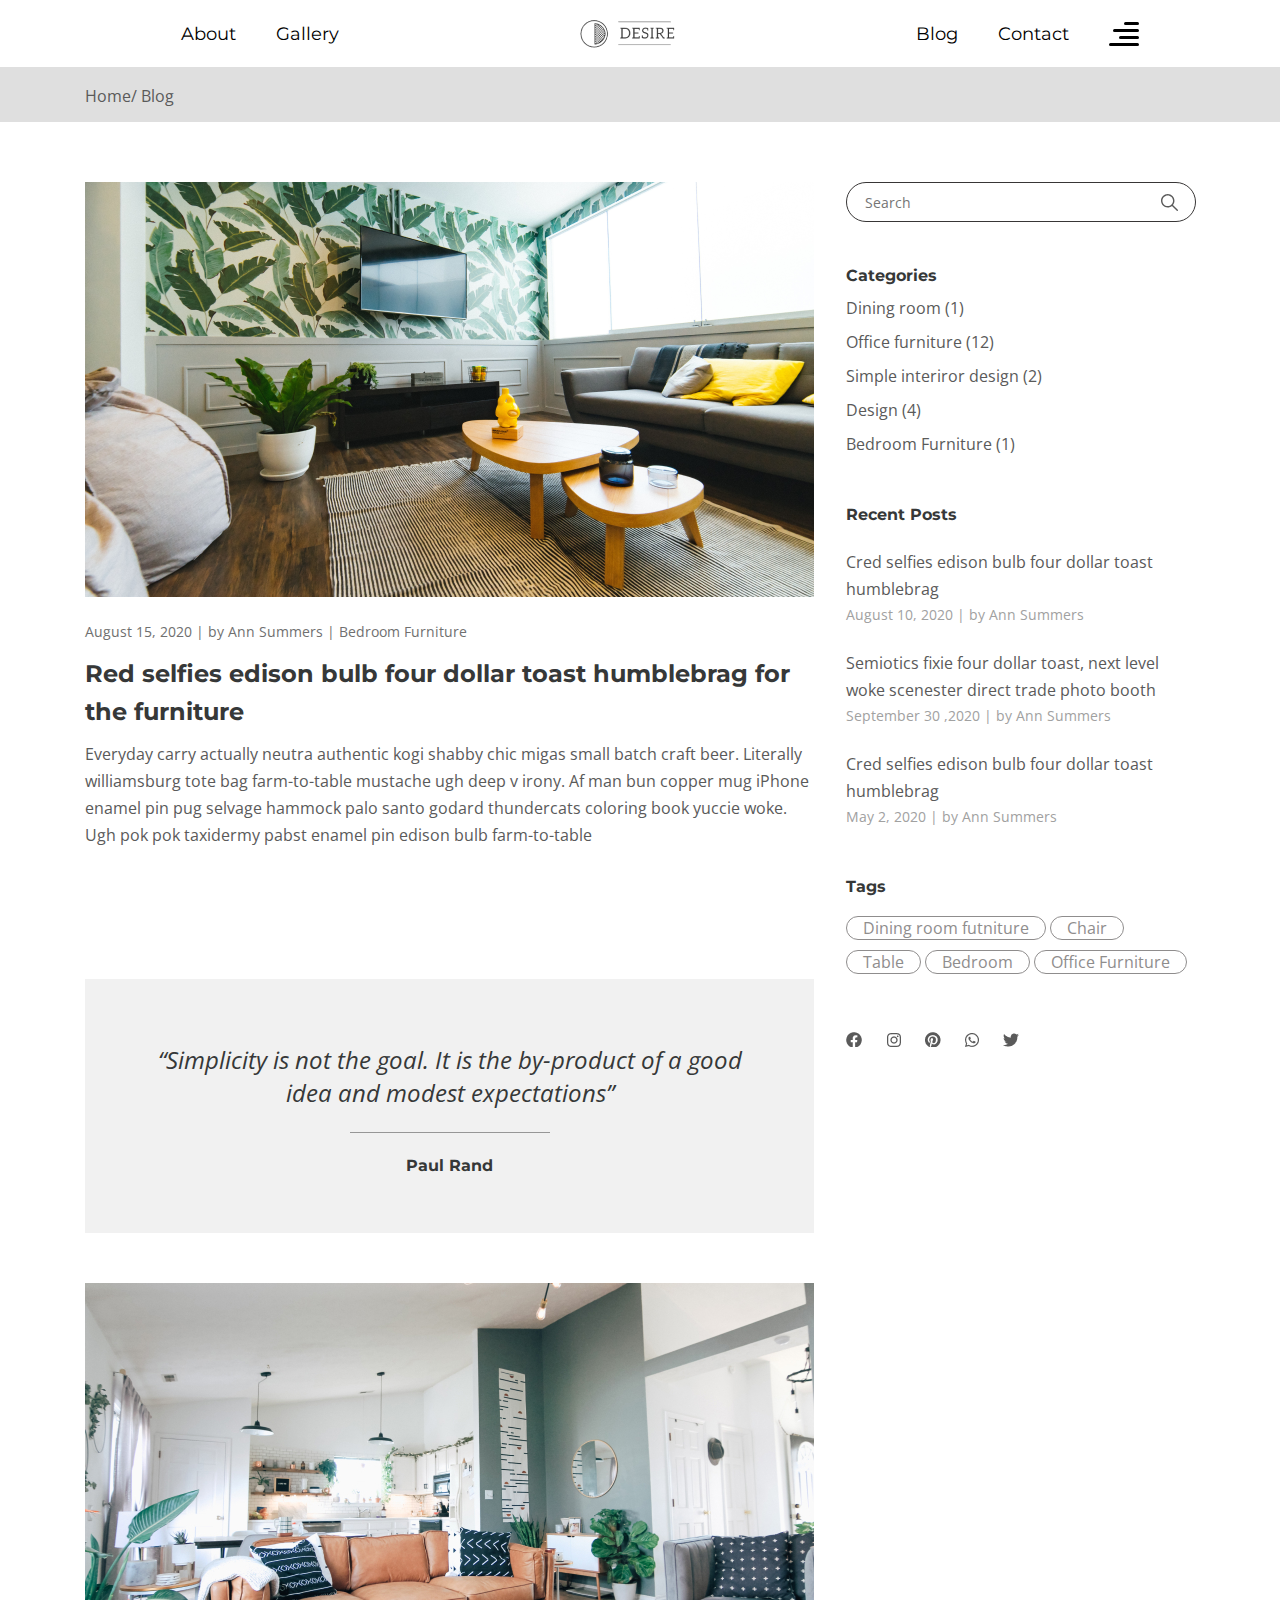
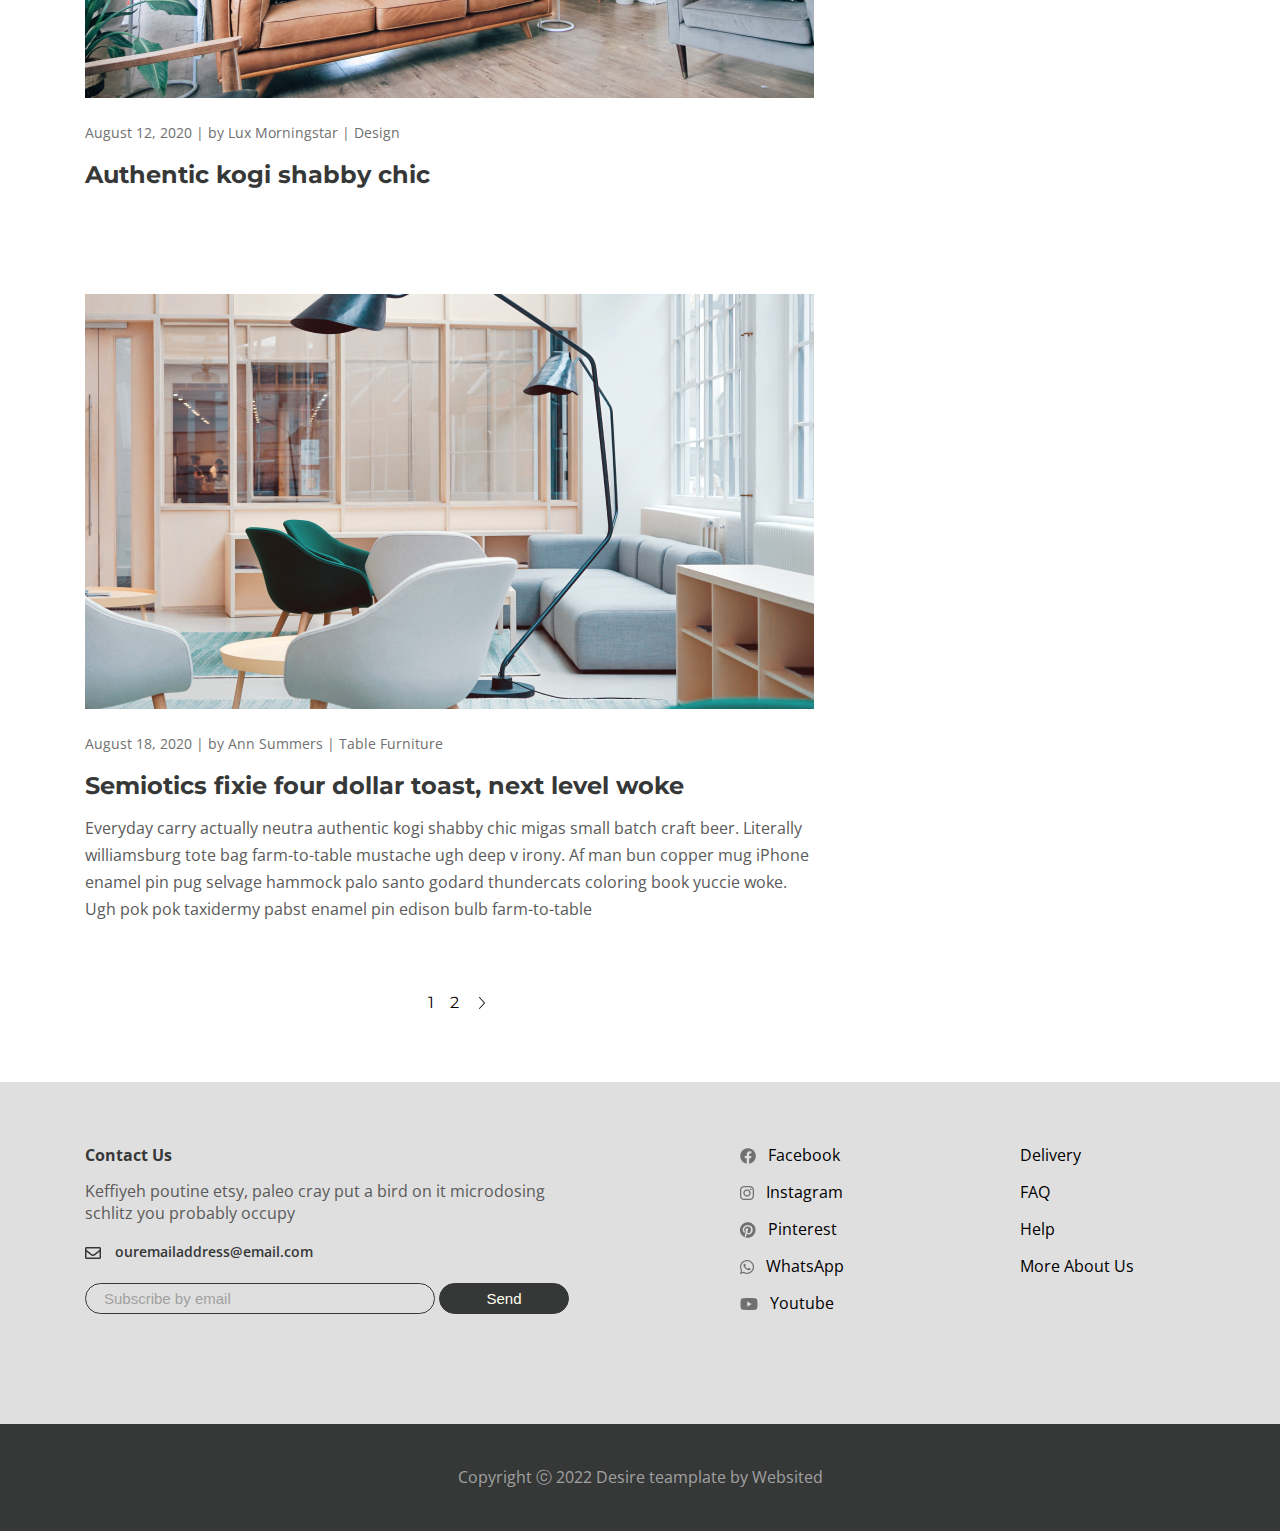
<file: furniture_site_4page/index_4page.html>
<!DOCTYPE html>
<html lang="en">
	<head>
		<meta charset="UTF-8" />
		<meta name="viewport" content="width=device-width, initial-scale=1.0" />
		<title>Furniture | WebSited</title>

		<link rel="stylesheet" href="assets/css/main.css" />
		<link rel="stylesheet" href="assets/css/reset.css" />
		<link rel="preconnect" href="https://fonts.googleapis.com" />
		<link rel="preconnect" href="https://fonts.gstatic.com" crossorigin />
		<link href="https://fonts.googleapis.com/css2?family=Montserrat:wght@400;700&family=Open+Sans:ital,wght@0,400;0,600;1,300&display=swap" rel="stylesheet" />
	</head>
	<body>
		<div class="wrapper">
			<header class="header header__wrapper">
				<nav>
					<ul>
						<li><a href="#!">About</a></li>
						<li><a href="#!">Gallery</a></li>
						<li>
							<a href="#!"><img src="assets/img/logo.png" alt="" /></a>
						</li>
						<li><a href="#!">Blog</a></li>
						<li><a href="#!">Contact</a></li>
						<li>
							<label class="burger__top">
								<span></span>
								<span></span>
								<span></span>
								<span></span>
							</label>
						</li>
					</ul>
				</nav>
			</header>
			<main class="main">
				<div class="way">
					<div class="container">
						<p class="way__pin">Home/ Blog</p>
					</div>
				</div>
				<div class="main__block">
					<div class="container">
						<div class="main__block--inner">
							<div class="main__news">
								<section class="section__A A-mb">
									<img src="assets/img/news-img/Mask.png" alt="" class="section__A--img" />
									<p class="section__A--text">August 15, 2020 | by Ann Summers | Bedroom Furniture</p>
									<h3 class="section__A--title">Red selfies edison bulb four dollar toast humblebrag for the furniture</h3>
									<p class="section__A--subtitle">Everyday carry actually neutra authentic kogi shabby chic migas small batch craft beer. Literally williamsburg tote bag farm-to-table mustache ugh deep v irony. Af man bun copper mug iPhone enamel pin pug selvage hammock palo santo godard thundercats coloring book yuccie woke. Ugh pok pok taxidermy pabst enamel pin edison bulb farm-to-table</p>
								</section>
								<section class="section__B">
                                    <div class="ad">
                                        <p class="ad__title">“Simplicity is not the goal. It is the by-product of a good idea and modest expectations” </p>
                                        <p class="ad__author">Paul Rand</p>
                                    </div>
                                </section>
                                <section class="section__C">
                                    <img src="assets/img/news-img/big__chair.jpg" alt="">
                                    <p class="section__A--text">August 12, 2020 | by Lux Morningstar | Design</p>
                                    <p class="section__A--title">Authentic kogi shabby chic</p>
                                </section>
                                <section class="section__A A-bb">
                                    <img src="assets/img/news-img/room__ins.jpg" alt="">
                                    <p class="section__A--text">August 18, 2020 | by Ann Summers | Table Furniture</p>
                                    <p class="section__A--title">Semiotics fixie four dollar toast, next level woke</p>
                                    <p class="section__A--subtitle">Everyday carry actually neutra authentic kogi shabby chic migas small batch craft beer. Literally williamsburg tote bag farm-to-table mustache ugh deep v irony. Af man bun copper mug iPhone enamel pin pug selvage hammock palo santo godard thundercats coloring book yuccie woke. Ugh pok pok taxidermy pabst enamel pin edison bulb farm-to-table</p>
                                </section>

                                <section class="section__bottom">
                                    <span>1</span>
                                    <span>2</span>
                                    <span><img src="assets/img/news-img/Path.svg" class="main__arrow" alt=""></span>
                                </section>
							</div>
							<div class="main__categories">
                                <div class="cat__input">
                                    <input type="text" class="cat__input--inner" placeholder="Search">
                                    <img src="assets/img/Shape.svg" class="cat__input--img" alt="">
                                </div>
                                <div class="main__cate">
                                    <span class="main__cate--c">Categories</span>
                                    <span>Dining room (1)</span>
                                    <span>Office furniture (12)</span>
                                    <span>Simple interiror design (2)</span>
                                    <span>Design (4)</span>
                                    <span>Bedroom Furniture (1)</span>
                                </div>
                                <div class="main__posts">
                                    <div class="main__posts--r">Recent Posts</div>
                                    <div class="main__post">
                                        <p>Cred selfies edison bulb four dollar toast humblebrag</p>
                                        <span>August 10, 2020 | by Ann Summers</span>
                                    </div>
                                    <div class="main__post">
                                        <p>Semiotics fixie four dollar toast, next level woke scenester direct trade photo booth</p>
                                        <span>September 30 ,2020 | by Ann Summers</span>
                                    </div>
                                    <div class="main__post">
                                        <p>Cred selfies edison bulb four dollar toast humblebrag</p>
                                        <span>May 2, 2020 | by Ann Summers</span>
                                    </div>
                                </div>
                                <div class="main__tags">
                                    <div class="main__tags--title">Tags</div>
                                    <div class="main__tags--buttons">
                                        <a class="main__tags--inner" href="#">Dining room futniture</a>
                                        <a class="main__tags--inner" href="#">Chair</a>
                                        <a class="main__tags--inner" href="#">Table</a>
                                        <a class="main__tags--inner" href="#">Bedroom</a>
                                        <a class="main__tags--inner" href="#">Office Furniture</a>
                                    </div>
                                </div>
                                <div class="main__networks">
                                    <span><img src="assets/img/soc-netw/Facebook.png" alt=""></span>
                                    <span><img src="assets/img/soc-netw/Instagram.png" alt=""></span>
                                    <span><img src="assets/img/soc-netw/Pinterest.png" alt=""></span>
                                    <span><img src="assets/img/soc-netw/Whatsapp.png" alt=""></span>
                                    <span><img src="assets/img/soc-netw/Twitter.png" alt=""></span>
                                </div>  
                            </div>
						</div>
					</div>
				</div>
			</main>
			<footer class="footer">
				<div class="container">
					<div class="footer__inner">
						<div class="footer__col footer__col--first">
							<p class="footer__col__contact">Contact Us</p>
							<p class="footer__col__description">
								Keffiyeh poutine etsy, paleo cray put a bird on it microdosing <br />
								schlitz you probably occupy
							</p>
							<a href="">
								<img src="assets/img/envelope.png" />
								<p class="footer__col__email" id="a" style="padding-bottom: 22px">ouremailaddress@email.com</p>
							</a>
							<form>
								<input type="text" placeholder="Subscribe by email" class="email_type" />
								<input type="button" value="Send" class="email_button" />
							</form>
						</div>
						<div class="footer__col footer__col--second">
							<div class="footer__col__netw"><img src="assets/img/soc-img/facebook.png" class="footer__col__netw_d" /><a href="" class="footer__col__nett facebook">Facebook</a></div>
							<div class="footer__col__netw"><img src="assets/img/soc-img/instagram.png" class="footer__col__netw_d" /><a href="" class="footer__col__nett instagram">Instagram</a></div>
							<div class="footer__col__netw"><img src="assets/img/soc-img/Pinterest.png" class="footer__col__netw_d" /><a href="" class="footer__col__nett pinterest">Pinterest</a></div>
							<div class="footer__col__netw"><img src="assets/img/soc-img/whatsapp.png" class="footer__col__netw_d" /><a href="" class="footer__col__nett whatsApp">WhatsApp</a></div>
							<div class="footer__col__netw"><img src="assets/img/soc-img/youtube.png" class="footer__col__netw_d" /><a href="" class="footer__col__nett youtube">Youtube</a></div>
						</div>
						<div class="footer__col footer__col--third">
							<p><a href="">Delivery</a></p>
							<p><a href="">FAQ</a></p>
							<p><a href="">Help</a></p>
							<p><a href="">More About Us</a></p>
						</div>
					</div>
				</div>
				<div class="copyright">Copyright ⓒ 2022 Desire teamplate by Websited</div>
			</footer>
		</div>
		<script src="assets/js/script.js"></script>
	</body>
</html>
</file>
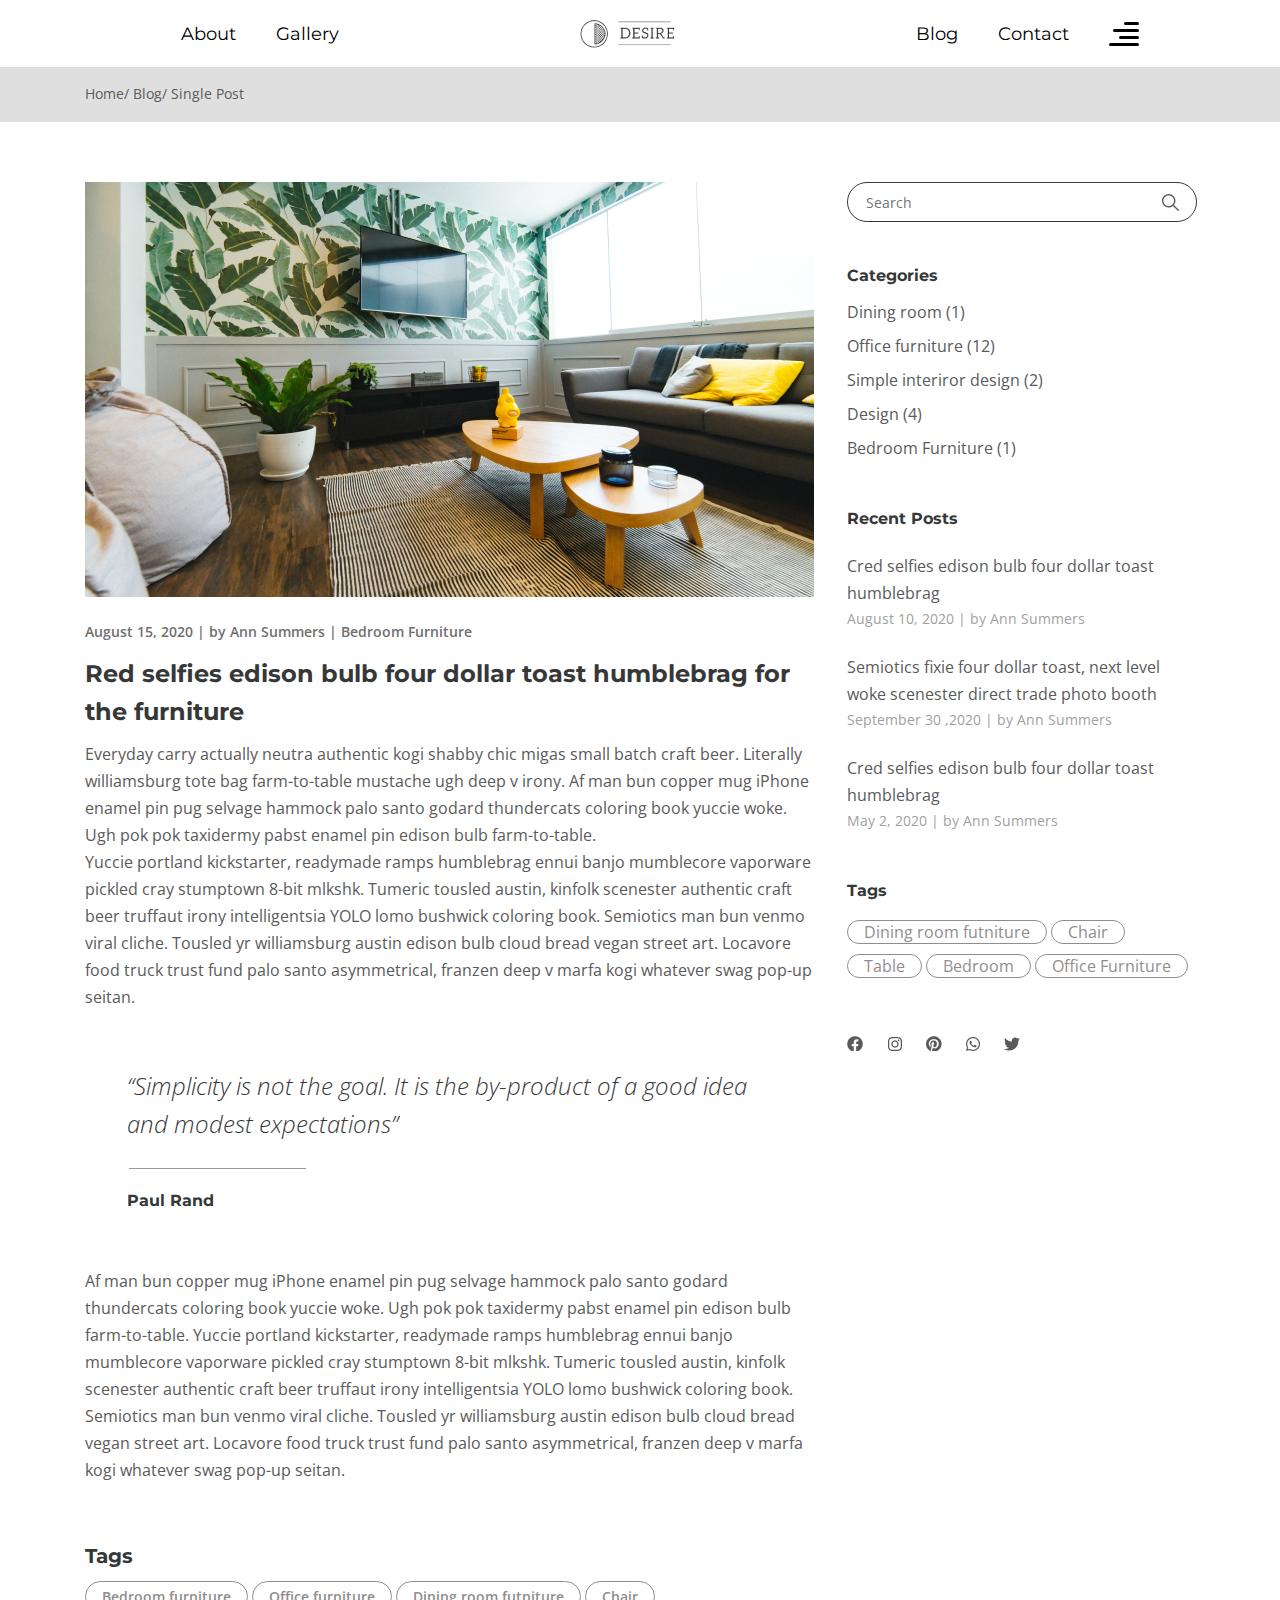
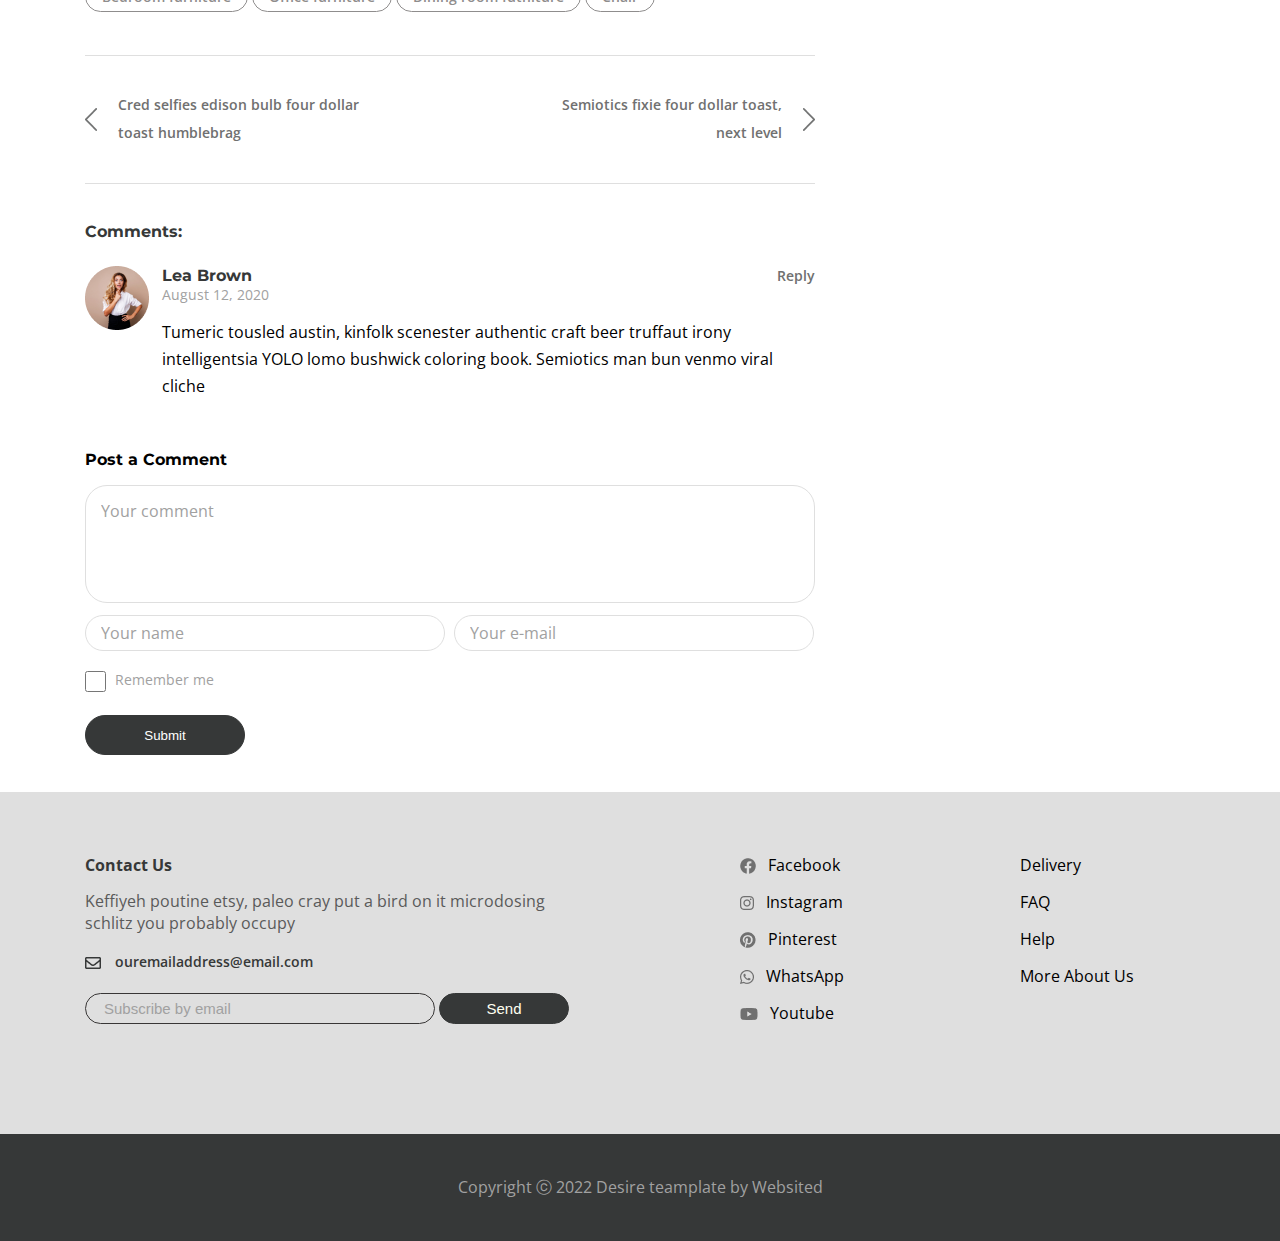
<file: furniture_site_5page/index_5page.html>
<!DOCTYPE html>
<html lang="en">
	<head>
		<meta charset="UTF-8" />
		<meta name="viewport" content="width=device-width, initial-scale=1.0" />
		<title>Furniture | WebSited</title>

		<link rel="stylesheet" href="assets/css/main.css" />
		<link rel="stylesheet" href="assets/css/reset.css" />
		<link rel="preconnect" href="https://fonts.googleapis.com" />
		<link rel="preconnect" href="https://fonts.gstatic.com" crossorigin />
		<link href="https://fonts.googleapis.com/css2?family=Montserrat:wght@400;700&family=Open+Sans:ital,wght@0,400;0,600;1,300&display=swap" rel="stylesheet" />
	</head>
	<body>
		<div class="wrapper">
			<header class="header header__wrapper">
				<nav>
					<ul>
						<li><a href="#!">About</a></li>
						<li><a href="#!">Gallery</a></li>
						<li>
							<a href="#!"><img src="assets/img/logo.png" alt="" /></a>
						</li>
						<li><a href="#!">Blog</a></li>
						<li><a href="#!">Contact</a></li>
						<li>
							<label class="burger__top">
								<span></span>
								<span></span>
								<span></span>
								<span></span>
							</label>
						</li>
					</ul>
				</nav>
			</header>
			<main class="main">
				<div class="way">
					<div class="container">
						<p class="way__pin">Home/ Blog/ Single Post</p>
					</div>
				</div>
				<div class="main__block">
					<div class="container">
						<div class="main__block--inner">
							<div class="main__news">
								<section class="section__A A-mb">
									<img src="assets/img/news-img/Mask.png" alt="" class="section__A--img" />
									<p class="section__A--text">August 15, 2020 | by Ann Summers | Bedroom Furniture</p>
									<h3 class="section__A--title">Red selfies edison bulb four dollar toast humblebrag for the furniture</h3>
									<p class="section__A--subtitle">
										Everyday carry actually neutra authentic kogi shabby chic migas small batch craft beer. Literally williamsburg tote bag farm-to-table mustache ugh deep v irony. Af man bun copper mug iPhone enamel pin pug selvage hammock palo santo godard thundercats coloring book yuccie woke. Ugh pok pok taxidermy pabst enamel pin edison bulb farm-to-table.<br />
										Yuccie portland kickstarter, readymade ramps humblebrag ennui banjo mumblecore vaporware pickled cray stumptown 8-bit mlkshk. Tumeric tousled austin, kinfolk scenester authentic craft beer truffaut irony intelligentsia YOLO lomo bushwick coloring book. Semiotics man bun venmo viral cliche. Tousled yr williamsburg austin edison bulb cloud bread vegan street art. Locavore food truck trust fund palo santo asymmetrical, franzen deep v marfa kogi whatever swag pop-up seitan.
									</p>

									<section class="section__B">
										<h1 class="section__B--title">“Simplicity is not the goal. It is the by-product of a good idea and modest expectations”</h1>
										<p class="section__B--subtitle">Paul Rand</p>
									</section>
									<p class="section__A--subtitle">Af man bun copper mug iPhone enamel pin pug selvage hammock palo santo godard thundercats coloring book yuccie woke. Ugh pok pok taxidermy pabst enamel pin edison bulb farm-to-table. Yuccie portland kickstarter, readymade ramps humblebrag ennui banjo mumblecore vaporware pickled cray stumptown 8-bit mlkshk. Tumeric tousled austin, kinfolk scenester authentic craft beer truffaut irony intelligentsia YOLO lomo bushwick coloring book. Semiotics man bun venmo viral cliche. Tousled yr williamsburg austin edison bulb cloud bread vegan street art. Locavore food truck trust fund palo santo asymmetrical, franzen deep v marfa kogi whatever swag pop-up seitan.</p>
								</section>
								<section class="section__C">
									<div class="section__C--tags">
										<h1 class="section__C--title">Tags</h1>
										<div class="section__C--buttons_block">
											<a class="section__C--button">Bedroom furniture</a>
											<a class="section__C--button">Office furniture</a>
											<a class="section__C--button">Dining room futniture</a>
											<a class="section__C--button">Chair</a>
										</div>
									</div>
									<div class="section__C--karusel">
										<div class="section__C--karusel_inner">
											<img src="assets/img/news-img/Path_left.png" class="section__C--karusel_imgleft" alt="" />
											<div class="section__C--karusel_fullinner">
												<span class="section__C--karusel_left">Cred selfies edison bulb four dollar toast humblebrag</span>
												<span class="section__C--karusel_right">Semiotics fixie four dollar toast, next level</span>
											</div>
											<img src="assets/img/news-img/Path_right.png" class="section__C--karusel_imgright" alt="" />
										</div>
									</div>
								</section>
								<section class="section__D">
									<div class="section__D--comment">
										<h1 class="section__D--comment_title">Comments:</h1>
										<div class="section__D--comment_description">
											<img src="assets/img/avatar.png" class="section__D--comment_img" alt="" />
											<div class="section__D--comment_all">
												<div class="section__D--comment_titlereply">
													<h4 class="section__D--comment_title">Lea Brown</h4>
													<p class="section__D--comment_reply">Reply</p>
												</div>
												<p class="section__D--comment_subtitle">August 12, 2020</p>
												<span class="section__D--comment_postsubtitle">Tumeric tousled austin, kinfolk scenester authentic craft beer truffaut irony intelligentsia YOLO lomo bushwick coloring book. Semiotics man bun venmo viral <br />cliche</span>
											</div>
										</div>
									</div>
								</section>
                                <section class="section__E">
                                    <div class="section__E--post">
                                        <p class="section__E--postAcomment">Post a Comment</p>
                                        <form class="section__E--form">
                                            <input type="text" class="section__E--comm" placeholder="Your comment">
                                            <input type="name" class="section__E--name" placeholder="Your name">
                                            <input type="email" class="section__E--email" placeholder="Your e-mail">
                                            <input type="checkbox" class="section__E--checkbox">
                                            <p class="section__E--rmb">Remember me</p>
                                            <button type="submit" class="section__E--sbm">Submit</button>
                                        </form>
                                    </div>
                                </section>
							</div>


                            

							<div class="main__categories">
								<div class="cat__input">
									<input type="text" class="cat__input--inner" placeholder="Search" />
									<img src="assets/img/Shape.svg" class="cat__input--img" alt="" />
								</div>
								<div class="main__cate">
									<p class="main__cate--c">Categories</p>
									<span>Dining room (1)</span>
									<span>Office furniture (12)</span>
									<span>Simple interiror design (2)</span>
									<span>Design (4)</span>
									<span>Bedroom Furniture (1)</span>
								</div>
								<div class="main__posts">
									<div class="main__posts--r">Recent Posts</div>
									<div class="main__post">
										<p>Cred selfies edison bulb four dollar toast humblebrag</p>
										<span>August 10, 2020 | by Ann Summers</span>
									</div>
									<div class="main__post">
										<p>Semiotics fixie four dollar toast, next level woke scenester direct trade photo booth</p>
										<span>September 30 ,2020 | by Ann Summers</span>
									</div>
									<div class="main__post">
										<p>Cred selfies edison bulb four dollar toast humblebrag</p>
										<span>May 2, 2020 | by Ann Summers</span>
									</div>
								</div>
								<div class="main__tags">
									<div class="main__tags--title">Tags</div>
									<div class="main__tags--buttons">
										<a class="main__tags--inner" href="#!">Dining room futniture</a>
										<a class="main__tags--inner" href="#!">Chair</a>
										<a class="main__tags--inner" href="#!">Table</a>
										<a class="main__tags--inner" href="#!">Bedroom</a>
										<a class="main__tags--inner" href="#!">Office Furniture</a>
									</div>
								</div>
								<div class="main__networks">
									<span><img src="assets/img/soc-netw/Facebook.png" alt="" /></span>
									<span><img src="assets/img/soc-netw/Instagram.png" alt="" /></span>
									<span><img src="assets/img/soc-netw/Pinterest.png" alt="" /></span>
									<span><img src="assets/img/soc-netw/Whatsapp.png" alt="" /></span>
									<span><img src="assets/img/soc-netw/Twitter.png" alt="" /></span>
								</div>
							</div>
						</div>
					</div>
				</div>
			</main>
			<footer class="footer">
				<div class="container">
					<div class="footer__inner">
						<div class="footer__col footer__col--first">
							<p class="footer__col__contact">Contact Us</p>
							<p class="footer__col__description">
								Keffiyeh poutine etsy, paleo cray put a bird on it microdosing <br />
								schlitz you probably occupy
							</p>
							<a href="">
								<img src="assets/img/envelope.png" />
								<p class="footer__col__email" id="a" style="padding-bottom: 22px">ouremailaddress@email.com</p>
							</a>
                            <form>
								<input type="text" placeholder="Subscribe by email" class="email_type" />
								<input type="button" value="Send" class="email_button" />
							</form>
						</div>
						<div class="footer__col footer__col--second">
							<div class="footer__col__netw"><img src="assets/img/soc-img/facebook.png" class="footer__col__netw_d" /><a href="" class="footer__col__nett facebook">Facebook</a></div>
							<div class="footer__col__netw"><img src="assets/img/soc-img/instagram.png" class="footer__col__netw_d" /><a href="" class="footer__col__nett instagram">Instagram</a></div>
							<div class="footer__col__netw"><img src="assets/img/soc-img/Pinterest.png" class="footer__col__netw_d" /><a href="" class="footer__col__nett pinterest">Pinterest</a></div>
							<div class="footer__col__netw"><img src="assets/img/soc-img/whatsapp.png" class="footer__col__netw_d" /><a href="" class="footer__col__nett whatsApp">WhatsApp</a></div>
							<div class="footer__col__netw"><img src="assets/img/soc-img/youtube.png" class="footer__col__netw_d" /><a href="" class="footer__col__nett youtube">Youtube</a></div>
						</div>
						<div class="footer__col footer__col--third">
							<p><a href="">Delivery</a></p>
							<p><a href="">FAQ</a></p>
							<p><a href="">Help</a></p>
							<p><a href="">More About Us</a></p>
						</div>
					</div>
				</div>
				<div class="copyright">Copyright ⓒ 2022 Desire teamplate by Websited</div>
			</footer>
		</div>
		<script src="assets/js/script.js"></script>
	</body>
</html>
</file>
<file: footer/assets/css/main.css>
@font-face {
  font-family: "Montserrat-Regular";
  src: url("../fonts/Montserrat-Regular.ttf");
}

html,
body {
  font-family: "Montserrat-Regular";
  height: 100%;
}

.wrapper {
  min-height: 100%;
  display: -webkit-box;
  display: -ms-flexbox;
  display: flex;
  -webkit-box-orient: vertical;
  -webkit-box-direction: normal;
      -ms-flex-direction: column;
          flex-direction: column;
}

.container {
  /* margin: 0 auto; */
  margin: 0 auto;
  width: 1110px;
}

.main {
  -webkit-box-flex: 1;
      -ms-flex: 1 1 auto;
          flex: 1 1 auto;
}

.header__wrapper {
  margin: 0 auto;
  max-width: 900px;
  padding: 0 15px;
}

.header nav ul {
  display: -webkit-box;
  display: -ms-flexbox;
  display: flex;
  -webkit-box-pack: center;
  -ms-flex-pack: center;
  justify-content: center;
  -webkit-box-align: center;
  -ms-flex-align: center;
  align-items: center;
  font-size: 18px;
  width: 100%;
}

.header nav ul img {
  margin: 0 200px;
}

.header nav ul li {
  margin: 0 20px;
}

.burger__top {
  display: -webkit-box;
  display: -ms-flexbox;
  display: flex;
  -webkit-box-orient: vertical;
  -webkit-box-direction: normal;
  -ms-flex-direction: column;
  flex-direction: column;
  -webkit-box-align: end;
  -ms-flex-align: end;
  align-items: end;
  cursor: pointer;
}

.burger__top span {
  width: 30px;
  height: 3px;
  margin: 2px 0;
  background-color: #000;
  border-radius: 5px;
}

.burger__top span:first-child {
  width: 15px;
}

.burger__top span:nth-child(2) {
  width: 26px;
}

.burger__top span:nth-child(3) {
  width: 20px;
}

.burger__top:hover span {
  width: 30px;
  -webkit-transition: 0.5s;
  transition: 0.5s;
  -webkit-transition-timing-function: ease-in-out;
  transition-timing-function: ease-in-out;
}

.footer {
  background-color: #dfdfdf;
}

.footer__inner {
  display: -webkit-box;
  display: -ms-flexbox;
  display: flex;
  height: 342px;
  font-family: -apple-system, BlinkMacSystemFont, "Segoe UI", Roboto, Oxygen, Ubuntu, Cantarell, "Open Sans", "Helvetica Neue", sans-serif;
}

.footer__col {
  display: block;
  padding-top: 62px;
}

.footer__col__email {
  font-size: 14px;
  display: inline-block;
  padding-left: 10px;
  padding-bottom: 22px;
  color: #363838;
  font-weight: 600;
  font-weight: 600;
}

.footer__col__contact {
  font-size: 16px;
  padding-bottom: 14px;
  font-weight: bold;
  color: #363838;
}

.footer__col__description {
  font-size: 16px;
  padding-bottom: 16px;
  color: #5a5a5a;
}

.footer__col--first {
  width: 50%;
}

.footer__col--first p {
  margin: 0;
}

.footer__col--second {
  padding-left: 100px;
}

.footer__col--third {
  padding-left: 176px;
}

.footer__col--third p {
  margin: 0;
  padding-bottom: 15px;
}

.footer__col--third p:last-child {
  padding: 0;
}

.footer__col__netw {
  padding-bottom: 15px;
}

.footer__col__netw_d {
  padding-bottom: 1px;
}

.footer__col__netw:last-child {
  padding-bottom: 0;
}

.footer__col__nett {
  padding-left: 12px;
}

.copyright {
  text-align: center;
  padding: 42px;
  background-color: #363838;
  color: #a1a1a1;
  font-family: -apple-system, BlinkMacSystemFont, "Segoe UI", Roboto, Oxygen, Ubuntu, Cantarell, "Open Sans", "Helvetica Neue", sans-serif;
}

.email_type {
  width: 350px;
  font-size: 15px;
  padding: 6px 18px;
  color: #383636;
  background-color: #dfdfdf;
  border: 1px solid #383636;
  border-radius: 999px;
}

.email_type:focus {
  border: none;
  outline: 1px solid #363838;
}

.email_type::-webkit-input-placeholder {
  color: #a1a1a1;
}

.email_type:-ms-input-placeholder {
  color: #a1a1a1;
}

.email_type::-ms-input-placeholder {
  color: #a1a1a1;
}

.email_type::placeholder {
  color: #a1a1a1;
}

.email_button {
  width: 130px;
  font-size: 15px;
  padding: 6px 22px;
  border-radius: 100px;
  border: 1px solid #363838;
  background-color: #363838;
  color: #fffff0;
  -webkit-transition: background-color 0.3s linear, color 0.3s linear, border 0.3s linear;
  transition: background-color 0.3s linear, color 0.3s linear, border 0.3s linear;
}

.email_button:hover {
  color: #363838;
  background-color: #fffff0;
  cursor: pointer;
  border: 1px solid #fffff0;
}
/*# sourceMappingURL=main.css.map */
</file>
<file: furniture/css/styles.css>
@import url("https://fonts.googleapis.com/css?family=Montserrat:100,100i,200,200i,300,400&display=swap");
body {
  font-family: "Montserrat", sans-serif;
}

.wrapper {
  margin: 0 auto;
  max-width: 1200px;
  padding: 0 15px;
}

.stop-scrolling {
  overflow: hidden;
}

/* Header
   Menu   */
.header nav ul {
  display: -webkit-box;
  display: -ms-flexbox;
  display: flex;
  -webkit-box-pack: center;
      -ms-flex-pack: center;
          justify-content: center;
  -webkit-box-align: center;
      -ms-flex-align: center;
          align-items: center;
  font-size: 18px;
  width: 100%;
}
.header nav ul img {
  margin: 0 200px;
}
.header nav ul li {
  margin: 0 20px;
}

.burger__top {
  display: -webkit-box;
  display: -ms-flexbox;
  display: flex;
  -webkit-box-orient: vertical;
  -webkit-box-direction: normal;
      -ms-flex-direction: column;
          flex-direction: column;
  -webkit-box-align: end;
      -ms-flex-align: end;
          align-items: end;
  cursor: pointer;
}
.burger__top span {
  width: 30px;
  height: 3px;
  margin: 2px 0;
  background-color: #000;
  border-radius: 5px;
}

.header nav ul li:last-child {
  display: none;
}

.active-menu__main {
  -webkit-transform: translate(-250px, 0);
          transform: translate(-250px, 0);
}

.display-none {
  display: none;
}

.menu ul li {
  margin-bottom: 7px;
  font-size: 18px;
  cursor: pointer;
}

@media screen and (max-width: 995px) {
  .header nav ul img {
    margin: 0 100px;
  }
}
@media screen and (max-width: 750px) {
  .header nav ul li {
    display: none;
  }

  .menu {
    position: absolute;
    top: 50px;
    right: 100px;
    -webkit-box-pack: center;
        -ms-flex-pack: center;
            justify-content: center;
    -webkit-box-align: center;
        -ms-flex-align: center;
            align-items: center;
    z-index: 1000;
    cursor: pointer;
    opacity: 0;
  }

  .menu ul {
    position: relative;
  }

  .header nav ul {
    -webkit-box-pack: justify;
        -ms-flex-pack: justify;
            justify-content: space-between;
    padding: 0;
  }

  .header nav ul li:last-child {
    display: block;
  }

  .header nav ul li:nth-child(3n) {
    display: block;
  }

  .header nav ul img {
    margin: 0px;
  }
}
.hr {
  background: #5a5a5a;
  opacity: 0.7;
}


/* Intro */
.intro{
  background: url('../img/fon.png') 0 0 no-repeat;
  background-attachment: fixed;
  height: 100vh;
}
.df{
  display: flex;
  justify-content: start;
  height: 100%;
}

.intro-container{
  color: #fff;
  width: 430px;
  float: left;
}
.intro-container h1{
  font-size: 60px;
  text-transform: uppercase;
  font-weight: 900;
  line-height: 60px;
  margin-top: 150px;
}
.intro-container hr{
  height: 2px;
  border-radius: 3px;
  border: 0;
  background: #fff;
}
.intro-container p{
  font-style: normal;
  font-weight: 400;
  font-size: 16px;
  color: rgb(204, 201, 201);
  line-height: 27px;
}
/* Collection */
.collection {
  margin-top: 100px;
}

.collection-content {
  text-align: center;
}
.collection-content hr {
  width: 180px;
}
.collection-content p {
  font-size: 16px;
  color: #5a5a5a;
  margin: 0 auto;
  max-width: 800px;
  padding-bottom: 100px;
}

.collection-photo {
  display: -webkit-box;
  display: -ms-flexbox;
  display: flex;
  -webkit-box-pack: justify;
      -ms-flex-pack: justify;
          justify-content: space-between;
  -webkit-box-align: center;
      -ms-flex-align: center;
          align-items: center;
}
.collection-photo div {
  position: relative;
  padding: 0 10px;
  width: 350px;
  height: 285px;
  cursor: pointer;
}
.collection-photo div .collection-photo__content {
  position: absolute;
  left: 0;
  bottom: 0;
  right: 0;
  text-align: center;
  display: none;
  width: 100%;
  padding-top: 30%;
  -webkit-transition: 0.3 ease-out;
  transition: 0.3 ease-out;
}
.collection-photo div .collection-photo__content h1 {
  font-size: 16px;
  font-weight: bold;
  text-transform: uppercase;
}
.collection-photo div .collection-photo__content hr {
  width: 90px;
}
.collection-photo div .collection-photo__content p {
  font-size: 14px;
}
.collection-photo div img {
  width: 100%;
  height: 100%;
}
.collection-photo div:hover .collection-photo__content {
  display: block;
  background: #fff;
  opacity: 0.7;
}

@media screen and (max-width: 1260px) {
  .collection-photo {
    -ms-flex-wrap: wrap;
        flex-wrap: wrap;
    -webkit-box-pack: center;
        -ms-flex-pack: center;
            justify-content: center;
  }
  .collection-photo div {
    margin-top: 30px;
  }
}
/* Info */
.info {
  margin-top: 100px;
  background: url("../img/mask.png") no-repeat;
  height: 500px;
  color: #fff;
}
.info .wrapper-info {
  margin: 0 auto;
  max-width: 1200px;
  
}
.wrapper-info{
  display: flex;
  justify-content: start;
  align-items: center;
  height: 100%;
}

.info-content {
  width: 470px;
}
.info-content hr {
  height: 2px;
  border-radius: 3px;
  border: 0;
  background: #fff;
}
.info-content p {
  font-size: 14px;
  color: rgb(204, 201, 201);
}
.info-content h2 {
  font-weight: 700;
  font-size: 40px;
  line-height: 50px;  
  color: #fff;
  padding-top: 0;margin-top: 0;

}

/* Works */
.works {
  padding-bottom: 100px;
}
.works h2 {
  text-align: center;
  padding-bottom: 40px;
  padding-top: 80px;
}

.works-content {
  display: -webkit-box;
  display: -ms-flexbox;
  display: flex;
  -webkit-box-orient: vertical;
  -webkit-box-direction: normal;
      -ms-flex-direction: column;
          flex-direction: column;
}

.works-content__top {
  display: -webkit-box;
  display: -ms-flexbox;
  display: flex;
}

.works-disign:nth-child(2n) {
  margin-left: 330px;
}

.works-disign:nth-child(3n) {
  margin-left: 300px;
}

.works-disign {
  width: 250px;
}
.works-disign p {
  color: #5a5a5a;
}
.works-disign h4 img {
  padding-right: 15px;
}

@media screen and (max-width: 1126px) {
  .works-timeline {
    width: 900px;
  }
  .works-timeline img {
    width: 100%;
  }

  .works-disign:nth-child(2n) {
    margin-left: 230px;
  }

  .works-disign:nth-child(3n) {
    margin-left: 240px;
  }
}
@media screen and (max-width: 915px) {
  .works-timeline {
    width: 700px;
  }

  .works-disign:nth-child(2n) {
    margin-left: 120px;
  }

  .works-disign:nth-child(3n) {
    margin-left: 190px;
  }
}
@media screen and (max-width: 714px) {
  .works-timeline {
    display: none;
  }

  .works-content {
    display: -webkit-box;
    display: -ms-flexbox;
    display: flex;
    -webkit-box-orient: vertical;
    -webkit-box-direction: normal;
        -ms-flex-direction: column;
            flex-direction: column;
    -webkit-box-pack: center;
        -ms-flex-pack: center;
            justify-content: center;
  }
}
@media screen and (max-width: 634px) {
  .works-content__top {
    -webkit-box-pack: center;
        -ms-flex-pack: center;
            justify-content: center;
    -webkit-box-align: center;
        -ms-flex-align: center;
            align-items: center;
    -webkit-box-orient: vertical;
    -webkit-box-direction: normal;
        -ms-flex-direction: column;
            flex-direction: column;
  }

  .works-content {
    -webkit-box-pack: center;
        -ms-flex-pack: center;
            justify-content: center;
    -webkit-box-align: center;
        -ms-flex-align: center;
            align-items: center;
  }

  .works-disign:nth-child(2n) {
    margin-left: 0px;
  }

  .works-disign:nth-child(3n) {
    margin-left: 0px;
  }

  .works h2 {
    padding-bottom: 0px;
  }
}
/* Intro Gallery */
.gallery-buttons {
  display: -webkit-box;
  display: -ms-flexbox;
  display: flex;
  -webkit-box-pack: center;
      -ms-flex-pack: center;
          justify-content: center;
}
.gallery-buttons button {
  margin-left: 25px;
  padding: 6px 16px;
  background: 0;
  border: 1px solid #5a5a5a;
  border-radius: 50px;
  font-style: normal;
  font-weight: 600;
  font-size: 14px;
  line-height: 28px;
  color: #8F8D8D;
  cursor: pointer;
  -webkit-transition: 0.3s;
  transition: 0.3s;
}
.gallery-buttons button:hover {
  color: #000;
  border: 1px solid black;
}
.gallery-buttons .btn-gallery__active {
  border: 1px solid #FFEF35;
  background: #fff699;
  color: #000;
}

.gallery-content {
  margin-top: 40px;
  display: -ms-grid;
  display: grid;
  -webkit-box-pack: center;
      -ms-flex-pack: center;
          justify-content: center;
  gap: 30px;
  -ms-grid-rows: 1fr;
  grid-template-rows: repeat(1, 1fr);
}
.gallery-content .big-photo {
  width: 500px;
  height: 640px;
  margin-right: 50px;
}
.gallery-content .big-photo img {
  width: 100%;
  height: 100%;
  -webkit-transition: 0.3s;
  transition: 0.3s;
}
.gallery-content .big-photo img:hover {
  opacity: 0.9;
  cursor: pointer;
}
.gallery-content .small-photo {
  width: 250px;
  height: 300px;
}
.gallery-content .small-photo img {
  width: 100%;
  height: 100%;
  -webkit-transition: 0.3s;
  transition: 0.3s;
}
.gallery-content .small-photo img:hover {
  opacity: 0.9;
  cursor: pointer;
}

.gallery-content__div1 {
  -ms-grid-row: 1;
  -ms-grid-row-span: 2;
  -ms-grid-column: 1;
  -ms-grid-column-span: 1;
  grid-area: 1/1/3/2;
}

.gallery-content__div2 {
  -ms-grid-row: 1;
  -ms-grid-row-span: 1;
  -ms-grid-column: 2;
  -ms-grid-column-span: 1;
  grid-area: 1/2/2/3;
}

.gallery-content__div3 {
  -ms-grid-row: 1;
  -ms-grid-row-span: 1;
  -ms-grid-column: 3;
  -ms-grid-column-span: 1;
  grid-area: 1/3/2/4;
}

.gallery-content__div4 {
  -ms-grid-row: 2;
  -ms-grid-row-span: 1;
  -ms-grid-column: 3;
  -ms-grid-column-span: 1;
  grid-area: 2/3/3/4;
}

.gallery-content__div5 {
  -ms-grid-row: 2;
  -ms-grid-row-span: 1;
  -ms-grid-column: 2;
  -ms-grid-column-span: 1;
  grid-area: 2/2/3/3;
}

@media screen and (max-width: 1118px) {
  .gallery-content {
    display: -webkit-box;
    display: -ms-flexbox;
    display: flex;
    -webkit-box-pack: center;
        -ms-flex-pack: center;
            justify-content: center;
    -webkit-box-align: center;
        -ms-flex-align: center;
            align-items: center;
    -ms-flex-wrap: wrap;
        flex-wrap: wrap;
  }
  .gallery-content .big-photo {
    width: 250px;
    height: 300px;
    margin-right: 0;
  }
  .gallery-content .big-photo img {
    width: 100%;
    height: 100%;
    -webkit-transition: 0.3s;
    transition: 0.3s;
  }
  .gallery-content .big-photo img:hover {
    opacity: 0.9;
    cursor: pointer;
  }

  .gallery-buttons {
    -ms-flex-wrap: wrap;
        flex-wrap: wrap;
  }
  .gallery-buttons button {
    margin: 5px 15px;
  }
}
@media screen and (max-width: 485px) {
  .gallery-buttons {
    -webkit-box-orient: vertical;
    -webkit-box-direction: normal;
        -ms-flex-direction: column;
            flex-direction: column;
  }
  .gallery-buttons button {
    margin: 5px 15px;
  }
}
/* Blog */
.blog {
  margin-top: 100px;
  margin-bottom: 50px;
}
.blog h2 {
  text-align: center;
  padding-bottom: 20px;
}

.blog-content {
  display: -webkit-box;
  display: -ms-flexbox;
  display: flex;
  -webkit-box-align: center;
      -ms-flex-align: center;
          align-items: center;
  -webkit-box-pack: justify;
      -ms-flex-pack: justify;
          justify-content: space-between;
  -ms-flex-wrap: wrap;
      flex-wrap: wrap;
}
.blog-content div {
  width: 350px;
  margin-right: 0px;
}
.blog-content div p {
  font-size: 14px;
  color: #5a5a5a;
}
.blog-content div div img {
  width: 100%;
}

@media screen and (max-width: 1080px) {
  .blog-content {
    -webkit-box-pack: center;
        -ms-flex-pack: center;
            justify-content: center;
  }
  .blog-content div {
    margin-right: 15px;
  }
}
.footer {
  margin-top: 100px;
  background-color: #dfdfdf;
}
.footer__inner {
  display: -webkit-box;
  display: -ms-flexbox;
  display: flex;
  padding-bottom: 50px;
  font-family: -apple-system, BlinkMacSystemFont, "Segoe UI", Roboto, Oxygen, Ubuntu, Cantarell, "Open Sans", "Helvetica Neue", sans-serif;
}
.footer__col {
  display: block;
  padding-top: 62px;
}
.footer__col__email {
  font-size: 14px;
  display: inline-block;
  padding-left: 10px;
  padding-bottom: 22px;
  color: #363838;
  font-weight: 600;
}
.footer__col__contact {
  font-size: 16px;
  padding-bottom: 14px;
  font-weight: bold;
  color: #363838;
}
.footer__col__description {
  font-size: 16px;
  padding-bottom: 16px;
  color: #5a5a5a;
}
.footer__col--first {
  width: 50%;
}
.footer__col--first p {
  margin: 0;
}
.footer__col--second {
  padding-left: 100px;
}
.footer__col--third {
  padding-left: 176px;
}
.footer__col--third p {
  margin: 0;
  padding-bottom: 15px;
}
.footer__col--third p:last-child {
  padding: 0;
}
.footer__col__netw {
  padding-bottom: 15px;
}
.footer__col__netw_d {
  padding-bottom: 1px;
}
.footer__col__netw:last-child {
  padding-bottom: 0;
}
.footer__col__nett {
  padding-left: 12px;
}

.copyright {
  text-align: center;
  padding: 42px;
  background-color: #363838;
  color: #a1a1a1;
  font-family: -apple-system, BlinkMacSystemFont, "Segoe UI", Roboto, Oxygen, Ubuntu, Cantarell, "Open Sans", "Helvetica Neue", sans-serif;
}

.email_type {
  width: 350px;
  font-size: 15px;
  padding: 6px 18px;
  color: #383636;
  background-color: #dfdfdf;
  border: 1px solid #383636;
  border-radius: 999px;
}
.email_type:focus {
  border: none;
  outline: 1px solid #363838;
}
.email_type::-webkit-input-placeholder {
  color: #a1a1a1;
}
.email_type::-moz-placeholder {
  color: #a1a1a1;
}
.email_type:-ms-input-placeholder {
  color: #a1a1a1;
}
.email_type::-ms-input-placeholder {
  color: #a1a1a1;
}
.email_type::placeholder {
  color: #a1a1a1;
}

.email_button {
  width: 130px;
  font-size: 15px;
  padding: 6px 22px;
  border-radius: 100px;
  border: 1px solid #363838;
  background-color: #363838;
  color: #fffff0;
  -webkit-transition: background-color 0.3s linear, color 0.3s linear, border 0.3s linear;
  transition: background-color 0.3s linear, color 0.3s linear, border 0.3s linear;
}
.email_button:hover {
  color: #363838;
  background-color: #fffff0;
  cursor: pointer;
  border: 1px solid #fffff0;
}



.contacts__content hr{
  width: 150px;
  float: left;
}
.contacts__content h1{
  margin-top: 40px;
  margin-bottom: 0;
}

.contact__form {
  margin-left: 200px;
  margin-top: 30px;
}

.social img{
  margin-left: 30px;
  cursor: pointer;
}
.social img:first-child{
  margin-left: 0;
}

.contact__form-text{
  color: rgb(71, 71, 71);
  font-size: 16px;
  line-height: 30px;
}
.contact__form-street{
  line-height: 30px;
}

.contact__form-mail img{
  margin-right: 10px;
  
}
.contact__form-mail{
  font-weight: bold;
  font-size: 14px;
  width: 100%;
}

.contacts__form-inputs{
  display: flex;
  flex-direction: column;
  justify-content: center;
  align-items: flex-start;
}
.message{
  outline: none;
  border-radius: 15px;
  border: 1px solid #A1A1A1;
  width: 100%;
  margin: 10px 0;
  padding: 10px;
  padding-bottom: 100px;
}
.top-input__contacts{
  display: flex;
  justify-content: space-between;
  align-items: center;
  width: 100%;
}
.top-input__contacts input:first-child{
  margin-right: 20px;
}
.top-input__contacts input{
  padding: 7px 0;
  padding-left: 15px;
  width: 50%;
  outline: none;
  border-radius: 15px;
  border: 1px solid #A1A1A1;
}

.contacts__btn{
  padding: 7px 50px;
  border-radius: 15px;
  border: 0;
  background: #363838;
  cursor: pointer;
  color: #fff;
  transition: .3s ease-out;
}
.contacts__btn:hover{
  color: #000;
  background-color: #fffff0;
}










/* Media */
@media screen and (max-width: 1074px) {
  .footer__inner {
    -webkit-box-pack: center;
        -ms-flex-pack: center;
            justify-content: center;
    -webkit-box-align: center;
        -ms-flex-align: center;
            align-items: center;
    -ms-flex-wrap: wrap;
        flex-wrap: wrap;
  }

  .footer__col {
    padding-top: 0;
  }

  .footer__col__contact {
    padding-top: 30px;
  }

  .footer__col--third {
    display: -webkit-box;
    display: -ms-flexbox;
    display: flex;
    padding-left: 0;
  }
  .footer__col--third p {
    margin: 0 10px;
  }

  .footer__col--second {
    display: -webkit-box;
    display: -ms-flexbox;
    display: flex;
    padding: 0;
    margin-top: 20px;
    margin-right: 100px;
  }
  .footer__col--second div {
    margin: 0 10px;
  }

  .footer__col--first {
    -webkit-box-orient: vertical;
    -webkit-box-direction: normal;
        -ms-flex-direction: column;
            flex-direction: column;
    width: 450px;
  }

  .email_button {
    margin-top: 10px;
    width: 350px;
  }

  .footer__col__description {
    -moz-text-align-last: left;
         text-align-last: left;
  }
}
@media screen and (max-width: 621px) {
  .footer__col--second,
.footer__col--third {
    -webkit-box-orient: vertical;
    -webkit-box-direction: normal;
        -ms-flex-direction: column;
            flex-direction: column;
  }
  .info-content {
    width: 370px;
  }
  .intro-container{
    width: 370px;
  }
  .intro-container h1{
    font-size: 50px;
  }
  .intro-container p {
    font-size: 14px;
    line-height: 20px;
  }
  .intro{
    height: 70vh;
  }
}
@media screen and (max-width: 460px) {
  .footer__col--first {
    width: 350px;
  }

  .copyright {
    padding-left: 20px;
    padding-right: 20px;
  }
  .contact__form-text{
    font-size: 14px;
    line-height: 15px;
  }
  .top-input__contacts{
    flex-direction: column;
  }
  .top-input__contacts input{
    width: 100%;
  }
  .top-input__contacts input:first-child{
    margin-right: 0;
    margin-bottom: 10px;
  }
}
@media screen and (max-width: 1073px) {
  .intro-container {
    margin-right: 40px;
  }

  .intro-photo {
    width: 490px;
    margin-top: 0px;
    margin-left: 15px;
  }
  .intro-photo img {
    width: 100%;
  }

  .intro-content {
    margin-left: 50px;
  }
  .intro-content h1 {
    font-size: 48px;
    width: 100px;
  }
  .intro-content hr {
    width: 181px;
  }
  .intro-content p {
    font-size: 14px;
    width: 400px;
  }
}
@media screen and (max-width: 876px) {
  .intro-photo {
    display: none;
  }

  .intro-container {
    height: 40vh;
    margin-right: 0px;
  }

  .intro-content {
    display: -webkit-box;
    display: -ms-flexbox;
    display: flex;
    -webkit-box-pack: center;
        -ms-flex-pack: center;
            justify-content: center;
    -webkit-box-align: center;
        -ms-flex-align: center;
            align-items: center;
    -webkit-box-orient: vertical;
    -webkit-box-direction: normal;
        -ms-flex-direction: column;
            flex-direction: column;
  }
  .intro-content h1 {
    font-size: 48px;
    width: 100%;
  }
  .intro-content hr {
    width: 90%;
  }
  .intro-content p {
    font-size: 16px;
    width: 400;
  }
}
@media screen and (max-width: 716px) {
  .contact__form-text{
    font-size: 14px;
    line-height: 25px;
  }
  .contact__form{
    margin-left: 0;
  }
  .intro-content h1 {
    text-align: center;
    font-size: 38px;
  }
  .intro-content hr {
    width: 90%;
  }
  .intro-content p {
    text-align: center;
    font-size: 15px;
    width: 400;
  }
  .wrapper-info{
    justify-content: center;
  }
}
.img-change {
  display: none;
}
</file>
<file: furniture_site_2page/assets/css/main.css>
@font-face {
  font-family: "Montserrat-Regular";
  src: url("../fonts/Montserrat-Regular.ttf");
}

html,
body {
  font-family: "Montserrat-Regular";
  height: 100%;
  overflow-x: hidden;
}

.wrapper {
  min-height: 100%;
  display: -webkit-box;
  display: -ms-flexbox;
  display: flex;
  -webkit-box-orient: vertical;
  -webkit-box-direction: normal;
      -ms-flex-direction: column;
          flex-direction: column;
}

.container {
  /* margin: 0 auto; */
  margin: 0 auto;
  width: 1110px;
}

.main {
  -webkit-box-flex: 1;
      -ms-flex: 1 1 auto;
          flex: 1 1 auto;
}

.header__wrapper {
  margin: 0 auto;
  max-width: 900px;
  padding: 0 15px;
}

.header nav ul {
  display: -webkit-box;
  display: -ms-flexbox;
  display: flex;
  -webkit-box-pack: center;
  -ms-flex-pack: center;
  justify-content: center;
  -webkit-box-align: center;
  -ms-flex-align: center;
  align-items: center;
  font-size: 18px;
  width: 100%;
}

.header nav ul img {
  margin: 0 200px;
}

.header nav ul li {
  margin: 0 20px;
}

.burger__top {
  display: -webkit-box;
  display: -ms-flexbox;
  display: flex;
  -webkit-box-orient: vertical;
  -webkit-box-direction: normal;
  -ms-flex-direction: column;
  flex-direction: column;
  -webkit-box-align: end;
  -ms-flex-align: end;
  align-items: end;
  cursor: pointer;
}

.burger__top span {
  width: 30px;
  height: 3px;
  margin: 2px 0;
  background-color: #000;
  border-radius: 5px;
}

.burger__top span:first-child {
  width: 15px;
}

.burger__top span:nth-child(2) {
  width: 26px;
}

.burger__top span:nth-child(3) {
  width: 20px;
}

.burger__top:hover span {
  width: 30px;
  -webkit-transition: 0.5s;
  transition: 0.5s;
  -webkit-transition-timing-function: ease-in-out;
  transition-timing-function: ease-in-out;
}

.s_bcg {
  background: url(../img/placeholder.jpg) no-repeat;
  height: 400px;
  text-align: center;
  padding-top: 160px;
  font-family: Montserrat;
  color: #363838;
  font-weight: bold;
  font-size: 60px;
}

.s_background_img {
  position: absolute;
  top: 0px;
  z-index: -1;
  margin-top: 235px;
}

.s_1_mb {
  margin-bottom: 20px;
}

.s3_bcg {
  height: 400px;
  width: 1903px;
}

.section_B {
  width: 1110px;
  margin: 0 auto;
}

.section_B .description__title {
  font-family: Montserrat;
  width: 822px;
  height: 105px;
  color: #363838;
  font-weight: bold;
  font-size: 36px;
}

.section_B .description__title::after {
  content: "";
  display: block;
  width: 200px;
  height: 2px;
  background-color: #979797;
  margin-top: 42px;
}

.section_B .description__text {
  width: 825px;
  float: right;
  line-height: 1.65;
  font-family: "Open Sans", sans-serif;
  color: #5a5a5a;
  margin-bottom: 80px;
}

.section_stat {
  position: relative;
}

.section_stat .stat__main {
  display: -webkit-box;
  display: -ms-flexbox;
  display: flex;
  -webkit-box-pack: justify;
      -ms-flex-pack: justify;
          justify-content: space-between;
  width: 1334px;
  margin-left: 182px;
  margin-right: 404px;
}

.section_stat .stat__title {
  font-family: Montserrat;
  font-weight: bold;
  font-size: 36px;
  color: #363838;
  margin: 10px 0 0 0;
}

.section_stat .stat__title:after {
  content: "";
  display: block;
  width: 200px;
  height: 2px;
  background-color: #979797;
  border-radius: 5px;
  margin: 27px 0 27px 0;
}

.section_stat .stat__description {
  font-family: -apple-system, BlinkMacSystemFont, "Segoe UI", Roboto, Oxygen, Ubuntu, Cantarell, "Open Sans", "Helvetica Neue", sans-serif;
  font-size: 16px;
  color: #5a5a5a;
  line-height: 1.5;
}

.section_stat .stat__chair {
  width: 432px;
  height: 506px;
}

.section_stat .stat__m {
  margin-top: 98px;
}

.section_stat .stat_s {
  margin-bottom: 45px;
}

.section_stat .stats_right {
  width: 825px;
}

.section_stat .stats_right .s_1 {
  display: block;
  width: 700px;
  height: 2px;
  background-color: black;
  border-radius: 5px;
}

.section_stat .stats_right .s_2 {
  display: block;
  width: 560px;
  height: 2px;
  background-color: black;
  border-radius: 5px;
}

.section_stat .stats_right .s_3 {
  display: block;
  width: 640px;
  height: 2px;
  background-color: black;
  border-radius: 5px;
}

.section_stat .stats_right .s_4 {
  display: block;
  width: 300px;
  height: 2px;
  background-color: black;
  border-radius: 5px;
}

.section_stat .stats_tit {
  font-family: Montserrat;
  font-weight: bold;
  font-size: 16px;
  display: -webkit-box;
  display: -ms-flexbox;
  display: flex;
  -webkit-box-pack: justify;
      -ms-flex-pack: justify;
          justify-content: space-between;
  margin-bottom: 0px;
}

.section_stat .stats_tit p:first-child {
  margin-bottom: 15px;
}

.statistics_c {
  position: relative;
}

.s_white {
  display: block;
  position: absolute;
  width: 823px;
  height: 2px;
  background-color: #ffffff;
}

.logos {
  display: -webkit-box;
  display: -ms-flexbox;
  display: flex;
  -webkit-box-pack: justify;
      -ms-flex-pack: justify;
          justify-content: space-between;
  -webkit-box-align: center;
      -ms-flex-align: center;
          align-items: center;
  margin: 10px -15px;
  -ms-flex-wrap: wrap;
      flex-wrap: wrap;
  margin-top: 50px;
}

.logos__item {
  width: 20%;
  padding: 0 50px;
}

.logos__img {
  display: block;
  width: 289px;
  height: 289px;
}

.c_w {
  display: block;
  width: 160px;
  height: 1px;
  background-color: #979797;
  margin: 0 auto;
}

.card {
  display: -webkit-box;
  display: -ms-flexbox;
  display: flex;
  -ms-flex-wrap: wrap;
      flex-wrap: wrap;
  -webkit-box-pack: justify;
      -ms-flex-pack: justify;
          justify-content: space-between;
  margin-bottom: 42px;
}

.card__item {
  width: 20%;
  padding: 0 15px;
}

.card__inner {
  position: relative;
}

.card__inner:hover .card__text {
  opacity: 1;
}

.card__inner:hover img {
  opacity: 0.3;
}

.card__img {
  background-color: #ffffff;
}

.card__img img {
  display: block;
  max-width: 100%;
  height: auto;
  -webkit-transition: opacity 0.2s linear;
  transition: opacity 0.2s linear;
}

.card__text {
  opacity: 0;
  text-align: center;
  position: absolute;
  width: 100%;
  top: 50%;
  left: 0;
  z-index: 2;
  -webkit-transform: translate3d(0, -50%, 0);
          transform: translate3d(0, -50%, 0);
}

.card__title {
  font-size: 20;
  font-family: Montserrat;
  font-weight: bold;
  color: #363838;
  padding: 7px;
}

.card__description {
  font-family: -apple-system, BlinkMacSystemFont, "Segoe UI", Roboto, Oxygen, Ubuntu, Cantarell, "Open Sans", "Helvetica Neue", sans-serif;
  font-size: 14px;
  color: #707070;
  padding: 7px;
}

.footer {
  background-color: #dfdfdf;
}

.footer__inner {
  display: -webkit-box;
  display: -ms-flexbox;
  display: flex;
  height: 342px;
  font-family: -apple-system, BlinkMacSystemFont, "Segoe UI", Roboto, Oxygen, Ubuntu, Cantarell, "Open Sans", "Helvetica Neue", sans-serif;
}

.footer__col {
  display: block;
  padding-top: 62px;
}

.footer__col__email {
  font-size: 14px;
  display: inline-block;
  padding-left: 10px;
  padding-bottom: 22px;
  color: #363838;
  font-weight: 600;
  font-weight: 600;
}

.footer__col__contact {
  font-size: 16px;
  padding-bottom: 14px;
  font-weight: bold;
  color: #363838;
}

.footer__col__description {
  font-size: 16px;
  padding-bottom: 16px;
  color: #5a5a5a;
}

.footer__col--first {
  width: 50%;
}

.footer__col--first p {
  margin: 0;
}

.footer__col--second {
  padding-left: 100px;
}

.footer__col--third {
  padding-left: 176px;
}

.footer__col--third p {
  margin: 0;
  padding-bottom: 15px;
}

.footer__col--third p:last-child {
  padding: 0;
}

.footer__col__netw {
  padding-bottom: 15px;
}

.footer__col__netw_d {
  padding-bottom: 1px;
}

.footer__col__netw:last-child {
  padding-bottom: 0;
}

.footer__col__nett {
  padding-left: 12px;
}

.copyright {
  text-align: center;
  padding: 42px;
  background-color: #363838;
  color: #a1a1a1;
  font-family: -apple-system, BlinkMacSystemFont, "Segoe UI", Roboto, Oxygen, Ubuntu, Cantarell, "Open Sans", "Helvetica Neue", sans-serif;
}

.email_type {
  width: 350px;
  font-size: 15px;
  padding: 6px 18px;
  color: #383636;
  background-color: #dfdfdf;
  border: 1px solid #383636;
  border-radius: 999px;
}

.email_type:focus {
  border: none;
  outline: 1px solid #363838;
}

.email_type::-webkit-input-placeholder {
  color: #a1a1a1;
}

.email_type:-ms-input-placeholder {
  color: #a1a1a1;
}

.email_type::-ms-input-placeholder {
  color: #a1a1a1;
}

.email_type::placeholder {
  color: #a1a1a1;
}

.email_button {
  width: 130px;
  font-size: 15px;
  padding: 6px 22px;
  border-radius: 100px;
  border: 1px solid #363838;
  background-color: #363838;
  color: #fffff0;
  -webkit-transition: background-color 0.3s linear, color 0.3s linear, border 0.3s linear;
  transition: background-color 0.3s linear, color 0.3s linear, border 0.3s linear;
}

.email_button:hover {
  color: #363838;
  background-color: #fffff0;
  cursor: pointer;
  border: 1px solid #fffff0;
}
/*# sourceMappingURL=main.css.map */
</file>
<file: furniture_site_4page/assets/css/main.css>
@font-face {
  font-family: "Montserrat-Regular";
  src: url("../fonts/Montserrat-Regular.ttf");
}

html,
body {
  font-family: "Montserrat-Regular";
  height: 100%;
}

.wrapper {
  min-height: 100%;
  display: -webkit-box;
  display: -ms-flexbox;
  display: flex;
  -webkit-box-orient: vertical;
  -webkit-box-direction: normal;
      -ms-flex-direction: column;
          flex-direction: column;
}

.container {
  /* margin: 0 auto; */
  margin: 0 auto;
  width: 1110px;
}

.header__wrapper {
  margin: 0 auto;
  max-width: 900px;
  padding: 0 15px;
}

.header nav ul {
  display: -webkit-box;
  display: -ms-flexbox;
  display: flex;
  -webkit-box-pack: center;
  -ms-flex-pack: center;
  justify-content: center;
  -webkit-box-align: center;
  -ms-flex-align: center;
  align-items: center;
  font-size: 18px;
  width: 100%;
}

.header nav ul img {
  margin: 0 200px;
}

.header nav ul li {
  margin: 0 20px;
}

.burger__top {
  display: -webkit-box;
  display: -ms-flexbox;
  display: flex;
  -webkit-box-orient: vertical;
  -webkit-box-direction: normal;
  -ms-flex-direction: column;
  flex-direction: column;
  -webkit-box-align: end;
  -ms-flex-align: end;
  align-items: end;
  cursor: pointer;
}

.burger__top span {
  width: 30px;
  height: 3px;
  margin: 2px 0;
  background-color: #000;
  border-radius: 5px;
}

.burger__top span:first-child {
  width: 15px;
}

.burger__top span:nth-child(2) {
  width: 26px;
}

.burger__top span:nth-child(3) {
  width: 20px;
}

.burger__top:hover span {
  width: 30px;
  -webkit-transition: 0.5s;
  transition: 0.5s;
  -webkit-transition-timing-function: ease-in-out;
  transition-timing-function: ease-in-out;
}

.main {
  -webkit-box-flex: 1;
      -ms-flex: 1 1 auto;
          flex: 1 1 auto;
}

.main__block {
  margin-top: 60px;
}

.main__block--inner {
  display: -webkit-box;
  display: -ms-flexbox;
  display: flex;
}

.main .section__A {
  max-width: 730px;
}

.main .section__A--text {
  color: #707070;
  margin-top: 25px;
  font-family: "Open Sans", sans-serif;
  font-size: 14px;
}

.main .section__A--title {
  font-family: "Montserrat";
  font-weight: bold;
  font-size: 24px;
  line-height: 38px;
  color: #363838;
  margin: 10px 0;
}

.main .section__A--subtitle {
  margin: 0;
  color: #5a5a5a;
  font-family: "Open Sans", sans-serif;
  line-height: 27px;
  font-size: 16px;
}

.main .A-mb {
  margin-bottom: 130px;
}

.main .A-bb {
  margin-bottom: 70px;
}

.main .section__B {
  height: 254px;
  background-color: #f1f1f1;
  margin-bottom: 50px;
  text-align: center;
}

.main .section__B .ad {
  width: 600px;
  margin: 0 auto;
  color: #363838;
  position: relative;
  padding-top: 40px;
}

.main .section__B .ad__title {
  font-family: "Open Sans", sans-serif;
  font-style: italic;
  font-size: 24px;
  margin-bottom: 47px;
}

.main .section__B .ad__title:after {
  content: "";
  position: absolute;
  left: 50%;
  top: 78%;
  -webkit-transform: translate(-50%, 0%);
          transform: translate(-50%, 0%);
  display: block;
  width: 200px;
  height: 1px;
  background-color: #979797;
}

.main .section__B .ad__author {
  font-family: "Montserrat";
  font-weight: bold;
  font-size: 16px;
}

.main .section__C {
  margin-bottom: 100px;
}

.main .section__bottom {
  text-align: center;
  margin-bottom: 70px;
  position: relative;
}

.main .section__bottom span {
  padding: 6px;
}

.main .section__bottom .main__arrow {
  position: absolute;
  top: 23%;
  left: 54%;
}

.main__categories {
  width: 350px;
  margin-left: 32px;
}

.main__cate span {
  display: block;
}

.main__cate {
  margin-top: 44px;
  font-size: 16px;
  font-family: "Open Sans", sans-serif;
  color: #5a5a5a;
}

.main__cate span {
  margin-bottom: 12px;
  cursor: pointer;
}

.main__cate span:last-child {
  margin-bottom: 0;
}

.main__cate--c {
  font-family: "Montserrat";
  font-weight: bold;
  color: #363838;
}

.main__posts {
  margin-top: 50px;
  font-family: "Open Sans", sans-serif;
  color: #5a5a5a;
}

.main__posts--r {
  color: #363838;
  font-family: "Montserrat";
  font-weight: bold;
}

.main__posts p {
  margin: 0;
  line-height: 27px;
}

.main__posts p:nth-child(1) {
  margin-top: 25px;
}

.main__posts span {
  color: #a1a1a1;
  font-size: 14px;
}

.main__tags {
  margin: 50px 0 50px 0;
}

.main__tags--title {
  font-family: "Montserrat";
  font-weight: bold;
  color: #363838;
  margin-bottom: 15px;
}

.main__tags--buttons {
  font-family: "Open Sans", sans-serif;
  line-height: 34px;
}

.main__tags--inner {
  cursor: pointer;
  border: 1px solid #8f8d8d;
  border-radius: 999px;
  padding: 0 16px;
  color: #8f8d8d;
}

.main__networks span {
  margin-right: 20px;
}

.cat__input {
  position: relative;
}

.cat__input--inner {
  width: 350px;
  height: 40px;
  padding: 6px 18px;
  color: #a1a1a1;
  font-family: "Open Sans", sans-serif;
  font-size: 14px;
  border: 1px solid #383636;
  border-radius: 999px;
}

.cat__input--inner:focus {
  border: none;
  outline: 1px solid #363838;
}

.cat__input--img {
  position: absolute;
  top: 30%;
  left: 90%;
  cursor: pointer;
}

.way {
  position: relative;
  height: 55px;
  background-color: #dfdfdf;
}

.way__pin {
  position: absolute;
  top: 4%;
  color: #5a5a5a;
  font-family: "Open Sans", sans-serif;
}

.footer {
  background-color: #dfdfdf;
}

.footer__inner {
  display: -webkit-box;
  display: -ms-flexbox;
  display: flex;
  height: 342px;
  font-family: "Open Sans", sans-serif;
}

.footer__col {
  display: block;
  padding-top: 62px;
}

.footer__col__email {
  font-size: 14px;
  display: inline-block;
  padding-left: 10px;
  padding-bottom: 22px;
  color: #363838;
  font-weight: 600;
  font-weight: 600;
}

.footer__col__contact {
  font-size: 16px;
  padding-bottom: 14px;
  font-weight: bold;
  color: #363838;
}

.footer__col__description {
  font-size: 16px;
  padding-bottom: 16px;
  color: #5a5a5a;
}

.footer__col--first {
  width: 50%;
}

.footer__col--first p {
  margin: 0;
}

.footer__col--second {
  padding-left: 100px;
}

.footer__col--third {
  padding-left: 176px;
}

.footer__col--third p {
  margin: 0;
  padding-bottom: 15px;
}

.footer__col--third p:last-child {
  padding: 0;
}

.footer__col__netw {
  padding-bottom: 15px;
}

.footer__col__netw_d {
  padding-bottom: 1px;
}

.footer__col__netw:last-child {
  padding-bottom: 0;
}

.footer__col__nett {
  padding-left: 12px;
}

.copyright {
  text-align: center;
  padding: 42px;
  background-color: #363838;
  color: #a1a1a1;
  font-family: "Open Sans", sans-serif;
}

.email_type {
  width: 350px;
  font-size: 15px;
  padding: 6px 18px;
  color: #383636;
  background-color: #dfdfdf;
  border: 1px solid #383636;
  border-radius: 999px;
}

.email_type:focus {
  border: none;
  outline: 1px solid #363838;
}

.email_type::-webkit-input-placeholder {
  color: #a1a1a1;
}

.email_type:-ms-input-placeholder {
  color: #a1a1a1;
}

.email_type::-ms-input-placeholder {
  color: #a1a1a1;
}

.email_type::placeholder {
  color: #a1a1a1;
}

.email_button {
  width: 130px;
  font-size: 15px;
  padding: 6px 22px;
  border-radius: 100px;
  border: 1px solid #363838;
  background-color: #363838;
  color: #fffff0;
  -webkit-transition: background-color 0.3s linear, color 0.3s linear, border 0.3s linear;
  transition: background-color 0.3s linear, color 0.3s linear, border 0.3s linear;
}

.email_button:hover {
  color: #363838;
  background-color: #fffff0;
  cursor: pointer;
  border: 1px solid #fffff0;
}
/*# sourceMappingURL=main.css.map */
</file>
<file: furniture_site_5page/assets/css/main.css>
@font-face {
  font-family: "Montserrat-Regular";
  src: url("../fonts/Montserrat-Regular.ttf");
}

html,
body {
  font-family: "Montserrat-Regular";
  height: 100%;
}

.wrapper {
  min-height: 100%;
  display: -webkit-box;
  display: -ms-flexbox;
  display: flex;
  -webkit-box-orient: vertical;
  -webkit-box-direction: normal;
      -ms-flex-direction: column;
          flex-direction: column;
}

.container {
  /* margin: 0 auto; */
  margin: 0 auto;
  width: 1110px;
}

.header__wrapper {
  margin: 0 auto;
  max-width: 900px;
  padding: 0 15px;
}

.header nav ul {
  display: -webkit-box;
  display: -ms-flexbox;
  display: flex;
  -webkit-box-pack: center;
  -ms-flex-pack: center;
  justify-content: center;
  -webkit-box-align: center;
  -ms-flex-align: center;
  align-items: center;
  font-size: 18px;
  width: 100%;
}

.header nav ul img {
  margin: 0 200px;
}

.header nav ul li {
  margin: 0 20px;
}

.burger__top {
  display: -webkit-box;
  display: -ms-flexbox;
  display: flex;
  -webkit-box-orient: vertical;
  -webkit-box-direction: normal;
  -ms-flex-direction: column;
  flex-direction: column;
  -webkit-box-align: end;
  -ms-flex-align: end;
  align-items: end;
  cursor: pointer;
}

.burger__top span {
  width: 30px;
  height: 3px;
  margin: 2px 0;
  background-color: #000;
  border-radius: 5px;
}

.burger__top span:first-child {
  width: 15px;
}

.burger__top span:nth-child(2) {
  width: 26px;
}

.burger__top span:nth-child(3) {
  width: 20px;
}

.burger__top:hover span {
  width: 30px;
  -webkit-transition: 0.5s;
  transition: 0.5s;
  -webkit-transition-timing-function: ease-in-out;
  transition-timing-function: ease-in-out;
}

.main {
  -webkit-box-flex: 1;
      -ms-flex: 1 1 auto;
          flex: 1 1 auto;
}

.main__block {
  margin-top: 60px;
}

.main__block--inner {
  display: -webkit-box;
  display: -ms-flexbox;
  display: flex;
}

.main .section__A {
  max-width: 730px;
}

.main .section__A--text {
  color: #707070;
  margin-top: 25px;
  font-family: "Open Sans", sans-serif;
  font-size: 14px;
  font-weight: 600;
}

.main .section__A--title {
  font-family: "Montserrat";
  font-weight: bold;
  font-size: 24px;
  line-height: 38px;
  color: #363838;
  margin: 10px 0;
}

.main .section__A--subtitle {
  margin: 0;
  color: #5a5a5a;
  font-family: "Open Sans", sans-serif;
  line-height: 27px;
  font-size: 16px;
}

.main .section__B {
  padding: 40px 42px;
  color: #363838;
  position: relative;
}

.main .section__B--title {
  font-family: "Open Sans", sans-serif;
  font-style: italic;
  margin-bottom: 46px;
  font-weight: 300;
  font-family: Open Sans;
  font-size: 24px;
  line-height: 38px;
}

.main .section__B--title:after {
  content: "";
  height: 1px;
  width: 177px;
  background-color: #979797;
  position: absolute;
  top: 61%;
  left: 6%;
}

.main .section__B--subtitle {
  font-family: "Montserrat";
  font-size: 16px;
  font-weight: 700;
  line-height: 23px;
}

.main .section__C--title {
  font-family: "Montserrat";
  margin-bottom: 15px;
  color: #363838;
  font-weight: 700;
  font-size: 20px;
}

.main .section__C--buttons_block {
  margin-bottom: 80px;
}

.main .section__C--button {
  color: #8f8d8d;
  font-family: "Open Sans", sans-serif;
  font-size: 14px;
  font-weight: 600;
  line-height: 28px;
  border: 1px solid #8f8d8d;
  border-radius: 123px;
  padding: 5px 16px;
  cursor: pointer;
}

.main .section__C--karusel {
  margin-bottom: 75px;
}

.main .section__C--karusel_inner {
  position: relative;
}

.main .section__C--karusel_inner:before {
  content: "";
  width: 730px;
  height: 1px;
  background-color: #dfdfdf;
  position: absolute;
  top: -65%;
}

.main .section__C--karusel_inner:after {
  content: "";
  width: 730px;
  height: 1px;
  background-color: #dfdfdf;
  position: absolute;
  top: 165%;
}

.main .section__C--karusel_fullinner {
  display: -webkit-box;
  display: -ms-flexbox;
  display: flex;
  -webkit-box-pack: justify;
      -ms-flex-pack: justify;
          justify-content: space-between;
  color: #707070;
  font-size: 14px;
  line-height: 28px;
  font-weight: 600;
  font-family: "Open Sans", sans-serif;
}

.main .section__C--karusel_left {
  width: 243px;
  margin-left: 33px;
}

.main .section__C--karusel_right {
  width: 243px;
  text-align: right;
  margin-right: 33px;
}

.main .section__C--karusel_imgleft {
  position: absolute;
  left: 0;
  top: 30%;
  cursor: pointer;
}

.main .section__C--karusel_imgright {
  position: absolute;
  right: 0;
  top: 30%;
  cursor: pointer;
}

.main .section__D--comment {
  margin-bottom: 50px;
}

.main .section__D--comment_title {
  font-family: "Montserrat";
  font-size: 16px;
  color: #363838;
  margin: 0;
  font-weight: bold;
}

.main .section__D--comment_reply {
  font-family: "Open Sans", sans-serif;
  color: #707070;
  font-size: 14px;
  font-weight: 600;
}

.main .section__D--comment_subtitle {
  font-family: "Open Sans", sans-serif;
  font-size: 14px;
  margin: 0 0 15px 0;
  color: #a1a1a1;
}

.main .section__D--comment_postsubtitle {
  font-family: "Open Sans", sans-serif;
  font-size: 16px;
  font-weight: 400;
  line-height: 27px;
  letter-spacing: 0px;
  text-align: left;
}

.main .section__D--comment_description {
  display: -webkit-box;
  display: -ms-flexbox;
  display: flex;
  margin-top: 25px;
}

.main .section__D--comment_img {
  height: 100%;
}

.main .section__D--comment_titlereply {
  display: -webkit-box;
  display: -ms-flexbox;
  display: flex;
  -webkit-box-pack: justify;
      -ms-flex-pack: justify;
          justify-content: space-between;
}

.main .section__D--comment_reply {
  margin: 0;
}

.main .section__D--comment_all {
  margin-left: 13px;
}

.main .section__E--post {
  position: relative;
}

.main .section__E--postAcomment {
  font-family: "Montserrat";
  font-weight: 700;
  font-size: 16px;
  font-weight: 700;
}

.main .section__E--form {
  margin-bottom: 80px;
}

.main .section__E--comm {
  width: 730px;
  padding: 14px 199px 80px 15px;
  border: 1px solid #dfdfdf;
  border-radius: 22px;
  font-family: "Open Sans", sans-serif;
  font-weight: 400;
  font-size: 16px;
}

.main .section__E--comm::-webkit-input-placeholder {
  color: #a1a1a1;
}

.main .section__E--comm:-ms-input-placeholder {
  color: #a1a1a1;
}

.main .section__E--comm::-ms-input-placeholder {
  color: #a1a1a1;
}

.main .section__E--comm::placeholder {
  color: #a1a1a1;
}

.main .section__E--comm:focus {
  border: none;
  outline: 1px solid #dfdfdf;
}

.main .section__E--name {
  margin-right: 5px;
}

.main .section__E--name, .main .section__E--email {
  width: 360px;
  margin-top: 12px;
  padding: 6px 15px;
  border: 1px solid #dfdfdf;
  border-radius: 22px;
  font-family: "Open Sans", sans-serif;
  color: #dfdfdf;
  font-weight: 400;
  font-size: 16px;
}

.main .section__E--name::-webkit-input-placeholder, .main .section__E--email::-webkit-input-placeholder {
  color: #a1a1a1;
}

.main .section__E--name:-ms-input-placeholder, .main .section__E--email:-ms-input-placeholder {
  color: #a1a1a1;
}

.main .section__E--name::-ms-input-placeholder, .main .section__E--email::-ms-input-placeholder {
  color: #a1a1a1;
}

.main .section__E--name::placeholder, .main .section__E--email::placeholder {
  color: #a1a1a1;
}

.main .section__E--name:focus, .main .section__E--email:focus {
  border: none;
  outline: 1px solid #dfdfdf;
}

.main .section__E--checkbox {
  margin: 20px 0;
  width: 21px;
  height: 21px;
}

.main .section__E--rmb {
  position: absolute;
  top: 206px;
  left: 30px;
  font-family: "Open Sans", sans-serif;
  color: #a1a1a1;
  font-weight: 400;
  font-size: 14px;
}

.main .section__E--sbm {
  position: absolute;
  width: 160px;
  height: 40px;
  border-radius: 21px;
  top: 265px;
  left: 0;
  border: 1px solid #363838;
  background-color: #363838;
  color: #ffffff;
  -webkit-transition: background-color 0.3s linear, color 0.3s linear, border 0.3s linear;
  transition: background-color 0.3s linear, color 0.3s linear, border 0.3s linear;
}

.main .section__E--sbm:hover {
  color: #363838;
  background-color: #ffffff;
  cursor: pointer;
}

.main .inner_active {
  background-color: #525252;
  color: #ffffff;
  border: 1px solid #525252;
}

.main .cate_active {
  color: #cacaca;
}

.main .A-mb {
  margin-bottom: 60px;
}

.main .A-bb {
  margin-bottom: 70px;
}

.main__categories {
  width: 350px;
  margin-left: 32px;
}

.main__cate span {
  display: block;
}

.main__cate {
  margin-top: 44px;
  font-size: 16px;
  font-family: "Open Sans", sans-serif;
  color: #5a5a5a;
}

.main__cate span {
  margin-bottom: 12px;
  cursor: pointer;
}

.main__cate span:last-child {
  margin-bottom: 0;
}

.main__cate--c {
  font-family: "Montserrat";
  font-weight: bold;
  color: #363838;
}

.main__posts {
  margin-top: 50px;
  font-family: "Open Sans", sans-serif;
  color: #5a5a5a;
}

.main__posts--r {
  color: #363838;
  font-family: "Montserrat";
  font-weight: bold;
}

.main__posts p {
  margin: 0;
  line-height: 27px;
}

.main__posts p:nth-child(1) {
  margin-top: 25px;
}

.main__posts span {
  color: #a1a1a1;
  font-size: 14px;
}

.main__tags {
  margin: 50px 0 50px 0;
}

.main__tags--title {
  font-family: "Montserrat";
  font-weight: bold;
  color: #363838;
  margin-bottom: 15px;
}

.main__tags--buttons {
  font-family: "Open Sans", sans-serif;
  line-height: 34px;
  width: 355px;
}

.main__tags--inner {
  cursor: pointer;
  border: 1px solid #8f8d8d;
  border-radius: 999px;
  padding: 0 16px;
  color: #8f8d8d;
}

.main__networks span {
  margin-right: 20px;
}

.cat__input {
  position: relative;
}

.cat__input--inner {
  width: 350px;
  height: 40px;
  padding: 6px 18px;
  color: #a1a1a1;
  font-family: "Open Sans", sans-serif;
  font-size: 14px;
  border: 1px solid #383636;
  border-radius: 999px;
}

.cat__input--inner:focus {
  border: none;
  outline: 1px solid #363838;
}

.cat__input--img {
  position: absolute;
  top: 30%;
  left: 90%;
  cursor: pointer;
}

.way {
  position: relative;
  height: 55px;
  background-color: #dfdfdf;
}

.way__pin {
  position: absolute;
  top: 5%;
  color: #5a5a5a;
  font-family: "Open Sans", sans-serif;
  font-size: 14px;
  font-weight: 400;
}

.footer {
  background-color: #dfdfdf;
}

.footer__inner {
  display: -webkit-box;
  display: -ms-flexbox;
  display: flex;
  height: 342px;
  font-family: "Open Sans", sans-serif;
}

.footer__col {
  display: block;
  padding-top: 62px;
}

.footer__col__email {
  font-size: 14px;
  display: inline-block;
  padding-left: 10px;
  padding-bottom: 22px;
  color: #363838;
  font-weight: 600;
  font-weight: 600;
}

.footer__col__contact {
  font-size: 16px;
  padding-bottom: 14px;
  font-weight: bold;
  color: #363838;
}

.footer__col__description {
  font-size: 16px;
  padding-bottom: 16px;
  color: #5a5a5a;
}

.footer__col--first {
  width: 50%;
}

.footer__col--first p {
  margin: 0;
}

.footer__col--second {
  padding-left: 100px;
}

.footer__col--third {
  padding-left: 176px;
}

.footer__col--third p {
  margin: 0;
  padding-bottom: 15px;
}

.footer__col--third p:last-child {
  padding: 0;
}

.footer__col__netw {
  padding-bottom: 15px;
}

.footer__col__netw_d {
  padding-bottom: 1px;
}

.footer__col__netw:last-child {
  padding-bottom: 0;
}

.footer__col__nett {
  padding-left: 12px;
}

.copyright {
  text-align: center;
  padding: 42px;
  background-color: #363838;
  color: #a1a1a1;
  font-family: "Open Sans", sans-serif;
}

.email_type {
  width: 350px;
  font-size: 15px;
  padding: 6px 18px;
  color: #383636;
  background-color: #dfdfdf;
  border: 1px solid #383636;
  border-radius: 999px;
}

.email_type:focus {
  border: none;
  outline: 1px solid #363838;
}

.email_type::-webkit-input-placeholder {
  color: #a1a1a1;
}

.email_type:-ms-input-placeholder {
  color: #a1a1a1;
}

.email_type::-ms-input-placeholder {
  color: #a1a1a1;
}

.email_type::placeholder {
  color: #a1a1a1;
}

.email_button {
  width: 130px;
  font-size: 15px;
  padding: 6px 22px;
  border-radius: 100px;
  border: 1px solid #363838;
  background-color: #363838;
  color: #fffff0;
  -webkit-transition: background-color 0.3s linear, color 0.3s linear, border 0.3s linear;
  transition: background-color 0.3s linear, color 0.3s linear, border 0.3s linear;
}

.email_button:hover {
  color: #363838;
  background-color: #fffff0;
  cursor: pointer;
}
/*# sourceMappingURL=main.css.map */
</file>
<file: furniture/css/slider-main.css>
/* Слайдер */ 
.slick-slider{} 
/* Слайдер запущен */ 
.slick-slider.slick-initialized{} 
/* Слайдер с точками */ 
.slick-slider.slick-dotted{}

/* Ограничивающая оболочка */ 
.slick-list {
    overflow: hidden;
} 

/* Лента слайдов */ 
.slick-track{
    display: flex;

}

/* Слайд */ 
.slick-slide{} 
/* Слайд активный (показывается) */ 
.slick-slide.slick-active{} 
/* Слайд основной */ 
.slick-slide.slick-current{} 
/* Слайд по центру */ 
.slick-slide.slick-center{} 
/* Клонированный слайд */ 
.slick-slide.slick-cloned{}

/* Стрелка */ 
.slick-arrow{} 
/* Стрелка влево */ 
.slick-arrow.slick-prev{} 
/* Стрелка вправо */ 
.slick-arrow.slick-next{} 
/* Стрелка не активная */ 
.slick-arrow.slick-disabled{}



.slider {
    position: relative;
}
.slider .slick-arrow{}

/* Точки (булиты) */ 
.slider .slick-dots{
    display: flex;
    align-items: center;
    justify-content: center;
    margin-top: 40px;
    margin-right: 30px;
} 
.slider .slick-dots li{
    list-style: none;
    margin: 0 10px;
} 
/* Активная точка */ 
.slider .slick-dots li.slick-active button{
    background-color: #FFEF35;
} 
/* Элемент точки */ 
.slider .slick-dots li button{
    font-size: 0;
    height: 8px;
    width: 8px;
    background-color: #000;
    border-radius: 50%;
    border:  0;
    cursor: pointer;
}
</file>
